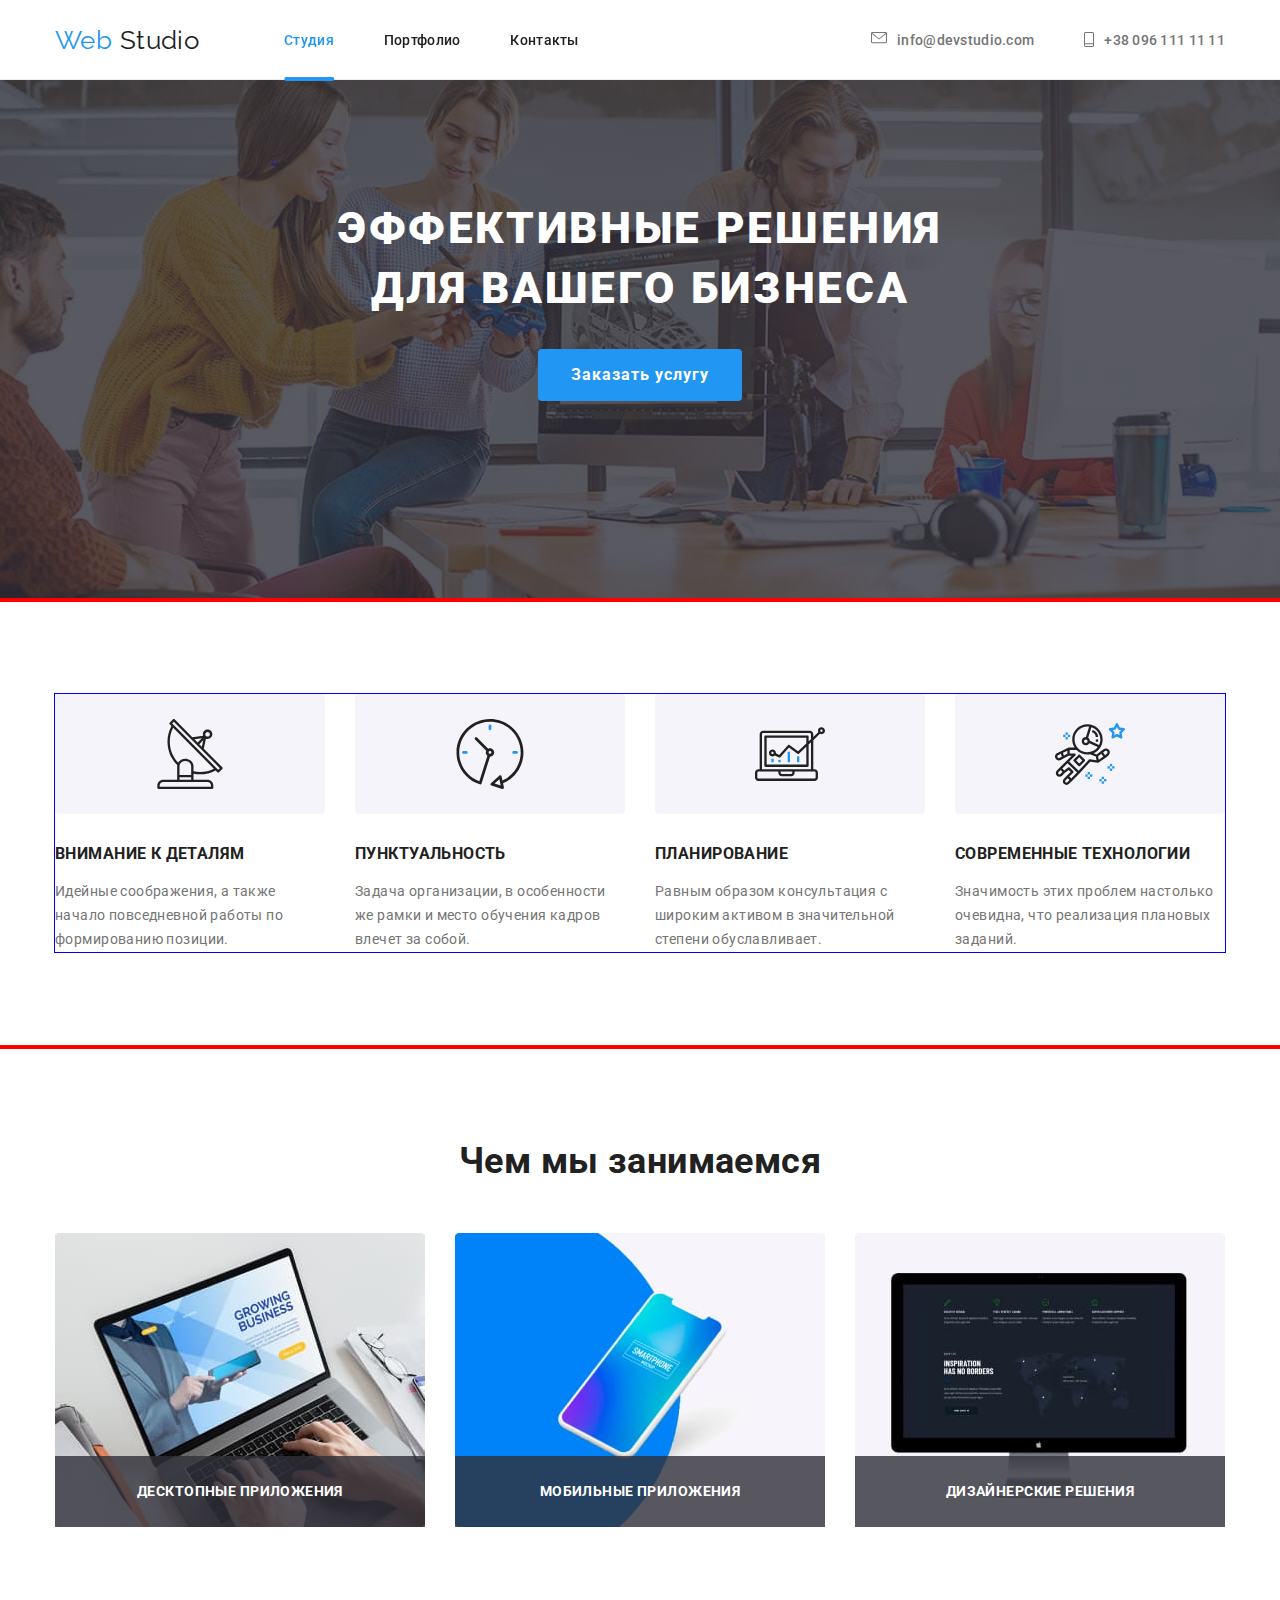
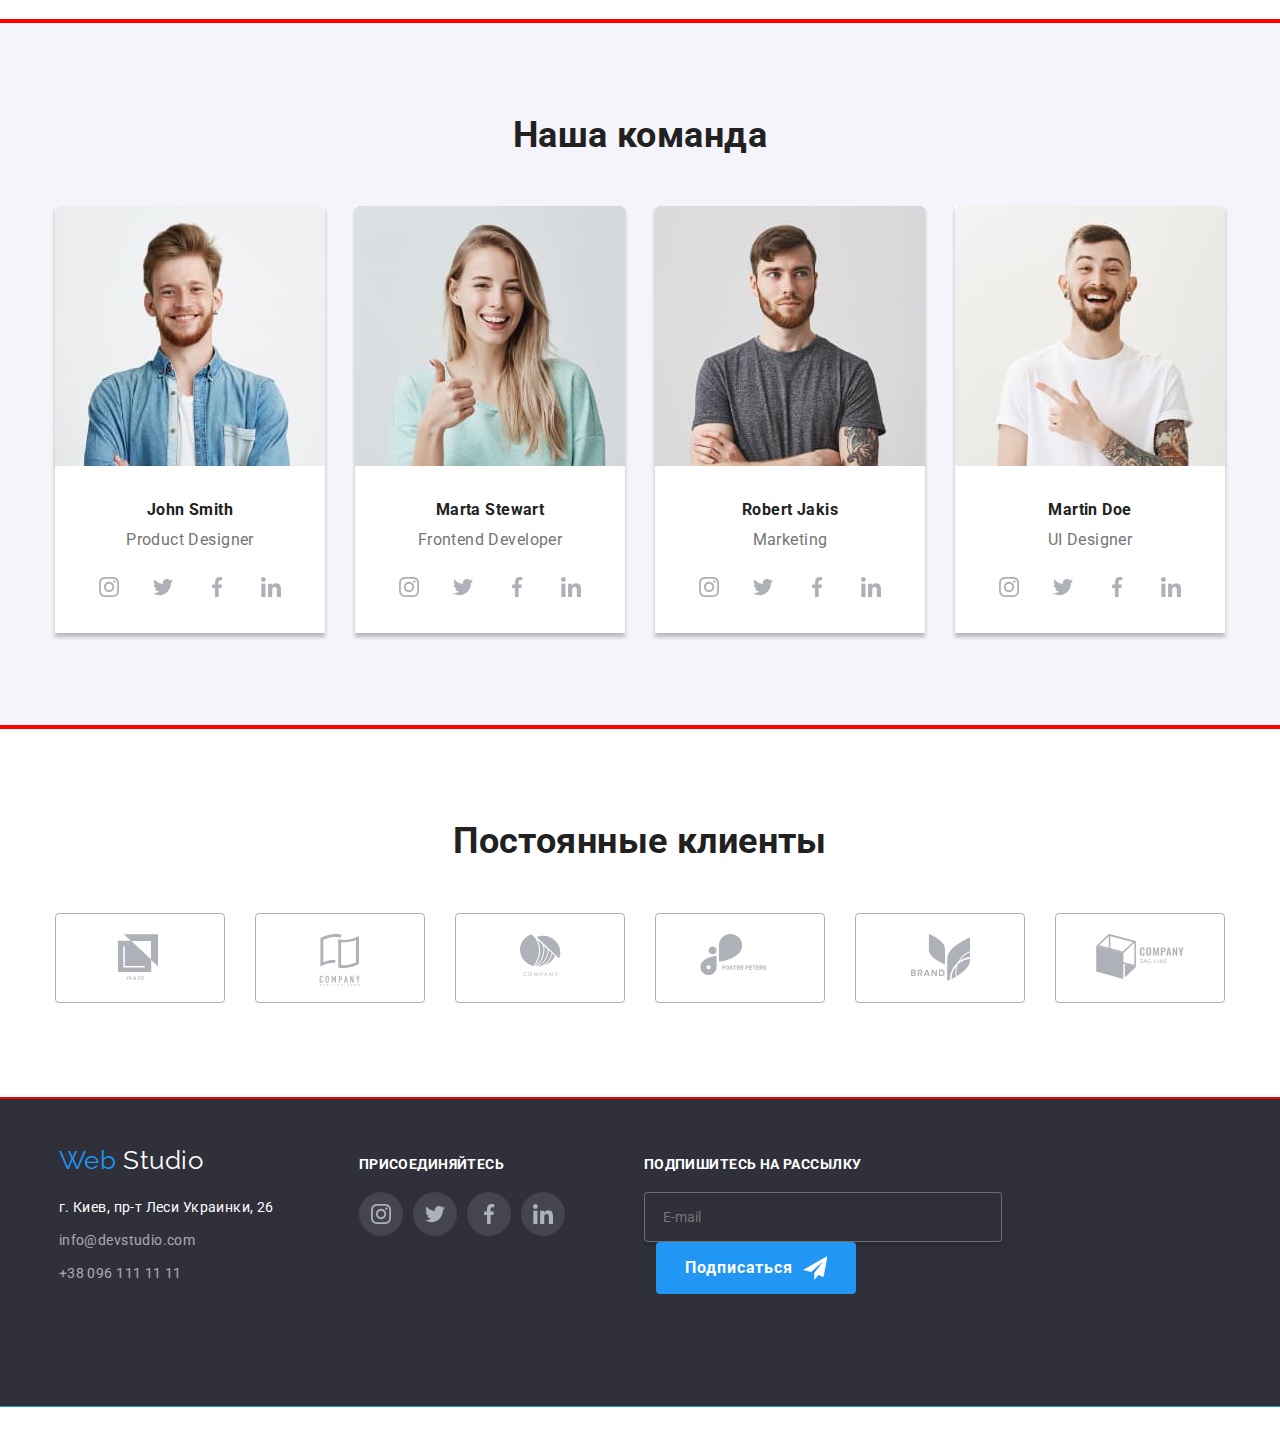
<file: index.html>
<!DOCTYPE html>
<html lang="ru">
  <head>
    <meta charset="UTF-8" />
    <meta name="viewport" content="width=device-width, initial-scale=1.0" />
    <title>WEB Studio</title>
    <link
      href="https://fonts.googleapis.com/css2?family=Raleway:wght@700&family=Roboto:wght@400;500;700;900&display=swap"
      rel="stylesheet"/>
    <link
      rel="stylesheet"
      href="https://cdnjs.cloudflare.com/ajax/libs/modern-normalize/0.6.0/modern-normalize.min.css"/>
    <link rel="stylesheet" href="./css/mail.min.css" />
  </head>
  <body>
    <header class="no-padding page-header">
      <div class="container main-nav">
        <nav>
          <a href="./index.html" class="logo logo-header"
            >Web <span class="logo-span">Studio</span></a>
          <button class="burger">
            <svg class="burger-icon" width="24" height="16" viewBox="0 0 24 16" xmlns="http://www.w3.org/2000/svg">
              <path d="M0 2.66667V0H24V2.66667H0ZM0 9.33333H24V6.66667H0V9.33333ZM0 16H24V13.3333H0V16Z" />
            </svg>
          </button>
          <ul class="site-nav list">
            <li class="menu-item">
              <a href="./index.html" class="menu-link current">
                Студия
              </a>
            </li>
            <li class="menu-item">
              <a href="./portfolio.html" class="menu-link">Портфолио</a>
            </li>
            <li class="menu-item"><a href="#" class="menu-link">Контакты</a></li>
          </ul>
        </nav>
        <ul class="list contact-list ">
          <li class="contact-item">
            <a href="mailto:info@devstudio.com" class="contact-link">
              <svg width="16" height="12" viewBox="0 0 16 12" xmlns="http://www.w3.org/2000/svg">
                <path
                  d="M14.5 0H1.50001C0.672854 0 0 0.628107 0 1.40026V9.80173C0 10.5739 0.672854 11.202 1.50001 11.202H14.5C15.3271 11.202 16 10.5739 16 9.80173V1.40026C16 0.628107 15.3271 0 14.5 0ZM14.5 0.933493C14.5679 0.933493 14.6325 0.94665 14.6916 0.969628L8 6.38361L1.30833 0.969628C1.36742 0.946681 1.43204 0.933493 1.49998 0.933493H14.5ZM14.5 10.2685H1.50001C1.22414 10.2685 0.999996 10.0593 0.999996 9.80169V1.95587L7.67236 7.35402C7.76661 7.43013 7.8833 7.46798 8 7.46798C8.1167 7.46798 8.23339 7.43016 8.32764 7.35402L15 1.95587V9.80173C15 10.0593 14.7759 10.2685 14.5 10.2685Z"/>
              </svg>
              info@devstudio.com
            </a>
          </li>
          <li class="contact-item">
            <a href="tel:+380961111111" class="contact-link">
                <svg width="10" height="15" viewBox="0 0 10 15" xmlns="http://www.w3.org/2000/svg">
                  <path
                    d="M8.5 0H1.5C0.672848 0 0 0.628103 0 1.40025V13.5357C0 14.3079 0.672848 14.936 1.5 14.936H8.5C9.32715 14.936 10 14.3079 10 13.5357V1.40025C10 0.628103 9.32715 0 8.5 0ZM1.5 0.933498H8.5C8.77588 0.933498 9 1.14271 9 1.40025V11.202H1V1.40025C1 1.14271 1.22412 0.933498 1.5 0.933498ZM8.5 14.0025H1.5C1.22412 14.0025 1 13.7933 1 13.5357V12.1355H9V13.5357C9 13.7933 8.77588 14.0025 8.5 14.0025Z"/>
                </svg>
              +38 096 111 11 11
            </a>
          </li>
        </ul>
      </div>
    </header>
    <main>
      <!--Hero-->
      <section class="section hero no-padding overlay">
        <div class="container">
          <h1 class="hero-title">
            эффективные решения<br />для вашего бизнеса
          </h1>
          <button class="button hero" data-open-modal>Заказать услугу</button>
        </div>
      </section>
      <!--Преимущества-->
      <section class="feature-section section">
        <div class="container">
          <h2 class="section-title visually-hidden">Наши преимущества</h2>
          <ul class="feature list feature-list">
            <li class="feature-item icon-antenna-1">
              <h3 class="title-feature">Внимание к деталям</h3>
              <p class="feature-text">
                Идейные соображения, а также начало повседневной работы по
                формированию позиции.
              </p>
            </li>
            <li class="feature-item icon-clock-1">
              <h3 class="title-feature">Пунктуальность</h3>
              <p class="feature-text">
                Задача организации, в особенности же рамки и место обучения
                кадров влечет за собой.
              </p>
            </li>
            <li class="feature-item icon-diagram-1">
              <h3 class="title-feature">Планирование</h3>
              <p class="feature-text">
                Равным образом консультация с широким активом в значительной
                степени обуславливает.
              </p>
            </li>
            <li class="feature-item icon-astronaut-1">
              <h3 class="title-feature">Современные технологии</h3>
              <p class="feature-text">
                Значимость этих проблем настолько очевидна, что реализация
                плановых заданий.
              </p>
            </li>
          </ul>
        </div>
      </section>
      <!--Чем мы занимаемся-->
      <section class="section section-products">
        <div class="container">
          <h2 class="title-section title-reset">Чем мы занимаемся</h2>
          <ul class="our-products list">
            <li class="item">
              <div class="products-position">
                <img src="./images/our-working-1.jpg" alt="Открытый ноутбук с запущенным приложением" width="370"
                  class="products-img" />
                <h3 class="title-products title-reset">Десктопные приложения</h3>
              </div>
            </li>
            <li class="item">
              <div class="products-position">
              <img
                src="./images/our-working-2.jpg"
                alt="Мобильный телефон"
                width="370"
                class="products-img"
              />
              <h3 class="title-products title-reset">Мобильные приложения</h3>
              </div>
            </li>
            <li class="item">
              <div class="products-position">
              <img
                src="./images/our-working-3.jpg"
                alt="Монитор"
                width="370"
                class="products-img"
              />
              <h3 class="title-products title-reset">Дизайнерские решения</h3>
              </div>
            </li>
          </ul>
        </div>
      </section>
      <!--Наша команда-->
      <section class="team section">
        <div class="container">
          <h2 class="title-section">Наша команда</h2>
          <ul class="team-list list">
            <li class="member">
              <img src="./images/team1.jpg" alt="" width="270" />
              <div class="team-content">
                <h3 lang="en" class="team-member title-reset">John Smith</h3>
                <p lang="en" class="team-text title-reset">Product Designer</p>
                <ul class="list social-list">
                  <li class="social-item">
                    <a href="https://www.instagram.com/" aria-label="Ссылка на Инстаграм" class="social-link">
                      <svg class="social-icon">
                        <use href="./images/social/team-social/social-sprite.svg#icon-instagram"></use>
                      </svg>
                    </a>
                  </li>
                  <li class="social-item">
                    <a href="#" aria-label="Ссылка на Твиттер" class="social-link">
                      <svg class="social-icon">
                        <use href="./images/social/team-social/social-sprite.svg#icon-twitter"></use>
                      </svg>
                    </a>
                  </li>
                  <li class="social-item">
                    <a href="#" aria-label="Ссылка на Фейсбук" class="social-link">
                      <svg class="social-icon">
                        <use href="./images/social/team-social/social-sprite.svg#icon-facebook"></use>
                      </svg>
                    </a>
                  </li>
                  <li class="social-item">
                    <a href="#" aria-label="Ссылка на ЛинкидИн" class="social-link">
                      <svg class="social-icon">
                        <use href="./images/social/team-social/social-sprite.svg#icon-linkedin"></use>
                      </svg>
                    </a>
                  </li>
                </ul>
              </div>
            </li>
            <li class="member">
              <img src="./images/team2.jpg" alt="" width="270" />
              <div class="team-content">
                <h3 lang="en" class="team-member title-reset">Marta Stewart</h3>
                <p lang="en" class="team-text title-reset">Frontend Developer</p>
                <ul class="list social-list">
                  <li class="social-item">
                    <a href="https://www.instagram.com/" aria-label="Ссылка на Инстаграм" class="social-link">
                      <svg class="social-icon">
                        <use href="./images/social/team-social/social-sprite.svg#icon-instagram"></use>
                      </svg></a>
                  </li>
                  <li class="social-item">
                    <a href="#" aria-label="Ссылка на Твиттер" class="social-link">
                      <svg class="social-icon">
                        <use href="./images/social/team-social/social-sprite.svg#icon-twitter"></use>
                      </svg></a>
                  </li>
                  <li class="social-item">
                    <a href="#" aria-label="Ссылка на Фейсбук" class="social-link">
                      <svg class="social-icon">
                        <use href="./images/social/team-social/social-sprite.svg#icon-facebook"></use>
                      </svg>
                    </a>
                  </li>
                  <li class="social-item">
                    <a href="#" aria-label="Ссылка на ЛинкидИн" class="social-link">
                      <svg class="social-icon">
                        <use href="./images/social/team-social/social-sprite.svg#icon-linkedin"></use>
                      </svg>
                    </a>
                  </li>
                </ul>
              </div>
            </li>
            <li class="member">
              <img src="./images/team3.jpg" alt="" width="270" />
              <div class="team-content">
              <h3 lang="en" class="team-member title-reset">Robert Jakis</h3>
              <p lang="en" class="team-text title-reset">Marketing</p>
              <ul class="list social-list">
                <li class="social-item">
                  <a
                    href="https://www.instagram.com/"
                    aria-label="Ссылка на Инстаграм"
                    class="social-link"
                  >
                    <svg class="social-icon">
                      <use
                        href="./images/social/team-social/social-sprite.svg#icon-instagram"
                      ></use></svg></a>
                </li>
                <li class="social-item">
                  <a href="#" aria-label="Ссылка на Твиттер" class="social-link">
                    <svg class="social-icon">
                      <use
                        href="./images/social/team-social/social-sprite.svg#icon-twitter"
                      ></use></svg ></a>
                </li>
                <li class="social-item">
                  <a href="#" aria-label="Ссылка на Фейсбук" class="social-link">
                    <svg class="social-icon">
                      <use
                        href="./images/social/team-social/social-sprite.svg#icon-facebook"
                      ></use>
                    </svg>
                  </a>
                </li>
                <li class="social-item">
                  <a
                    href="#"
                    aria-label="Ссылка на ЛинкидИн"
                    class="social-link">
                    <svg class="social-icon">
                      <use
                        href="./images/social/team-social/social-sprite.svg#icon-linkedin"
                      ></use>
                    </svg>
                  </a>
                </li>
              </ul>
              </div>
            </li>
            <li class="member">
              <img src="./images/team4.jpg" alt="" width="270" />
              <div class="team-content">
              <h3 lang="en" class="team-member title-reset">Martin Doe</h3>
              <p lang="en" class="team-text title-reset">UI Designer</p>
              <ul class="list social-list">
                <li class="social-item">
                  <a
                    href="https://www.instagram.com/"
                    aria-label="Ссылка на Инстаграм"
                    class="social-link"
                  >
                    <svg class="social-icon">
                      <use
                        href="./images/social/team-social/social-sprite.svg#icon-instagram"
                      ></use></svg></a>
                </li>
                <li class="social-item">
                  <a href="#" aria-label="Ссылка на Твиттер" class="social-link">
                    <svg class="social-icon">
                      <use
                        href="./images/social/team-social/social-sprite.svg#icon-twitter"
                      ></use></svg ></a>
                </li>
                <li class="social-item">
                  <a href="#" aria-label="Ссылка на Фейсбук" class="social-link">
                    <svg class="social-icon">
                      <use
                        href="./images/social/team-social/social-sprite.svg#icon-facebook"
                      ></use>
                    </svg>
                  </a>
                </li>
                <li class="social-item">
                  <a
                    href="#"
                    aria-label="Ссылка на ЛинкидИн"
                    class="social-link">
                    <svg class="social-icon">
                      <use
                        href="./images/social/team-social/social-sprite.svg#icon-linkedin"
                      ></use></svg>
                  </a>
                </li>
              </ul>
              </div>
            </li>
          </ul>
        </div>
      </section>
      <!--Постоянные клиенты-->
      <section class="section">
        <div class="container">
          <h2 class="title-section">Постоянные клиенты</h2>
          <ul class="list logo-list">
            <li class="logo-item">
              <a href="#" class="logo-link">
                <svg class="logo-svg" width="44.27" height="49.23">
                  <use
                    href="./images/logos/logo-sprite.svg#logo-1"
                    class="logo1-icon"></use>
                </svg>
              </a>
            </li>
            <li class="logo-item">
              <a href="#" class="logo-link">
                <svg class="logo-svg"  width="44" height="52">
                  <use
                    href="./images/logos/logo-sprite.svg#logo-2"
                    class="logo2-icon"
                  ></use>
                </svg>
              </a>
            </li>
            <li class="logo-item">
              <a href="#" class="logo-link">
                <svg class="logo-svg" width="41" height="42.6">
                  <use
                    href="./images/logos/logo-sprite.svg#logo-3"
                    class="logo3-icon"
                  ></use>
                </svg>
              </a>
            </li>
            <li class="logo-item">
              <a href="#" class="logo-link" >
                <svg class="logo-svg" width="79.66" height="42.02">
                  <use
                    href="./images/logos/logo-sprite.svg#logo-4"
                    class="logo4-icon"
                  ></use>
                </svg>
              </a>
            </li>
            <li class="logo-item">
              <a href="#" class="logo-link" >
                <svg class="logo-svg" width="59" height="47">
                  <use
                    href="./images/logos/logo-sprite.svg#logo-5"
                    class="logo5-icon"
                  ></use>
                </svg>
              </a>
            </li>
            <li class="logo-item">
              <a href="#" class="logo-link">
                <svg class="logo-svg" width="88.48" height="45.44">
                  <use
                    href="./images/logos/logo-sprite.svg#logo-6"
                    class="logo6-icon"
                  ></use>
                </svg>
              </a>
            </li>
          </ul>
        </div>
      </section>
    </main>
    <footer>
      <div class="container footer-container">
        <div class="footer-left">
          <a href="./index.html" class="logo logo-footer"
            >Web <span class="logofooter-cell">Studio</span></a>
          <address>
            <ul class="list footer-address-list">
              <li class="footer-address-item">
              <p class="address">г. Киев, пр-т Леси Украинки, 26</p>
              </li>
              <li class="footer-address-item"><a href="mailto:info@devstudio.com" class="footer-contact">info@devstudio.com</a></li>
              <li class="footer-address-item"><a href="tel:+380961111111" class="footer-contact">+38 096 111 11 11</a></li>
          </ul>
        </address>
        </div>
        <div class="footer-center">
          <p class="footer-title title-reset">присоединяйтесь</p>
          <ul class="list social-list">
            <li class="social-item">
              <a
                href="https://www.instagram.com/"
                aria-label="Ссылка на Инстаграм"
                class="social-link">
                <svg class="social-icon">
                  <use
                    href="./images/social/team-social/social-sprite.svg#icon-instagram"
                  ></use></svg></a>
            </li>
            <li class="social-item">
              <a href="#" aria-label="Ссылка на Твиттер" class="social-link">
                <svg class="social-icon">
                  <use
                    href="./images/social/team-social/social-sprite.svg#icon-twitter"
                  ></use></svg></a>
            </li>
            <li class="social-item">
              <a href="#" aria-label="Ссылка на Фейсбук" class="social-link">
                <svg class="social-icon">
                  <use
                    href="./images/social/team-social/social-sprite.svg#icon-facebook"
                  ></use>
                </svg>
              </a>
            </li>
            <li class="social-item">
              <a href="#" aria-label="Ссылка на ЛинкидИн" class="social-link">
                <svg class="social-icon">
                  <use
                    href="./images/social/team-social/social-sprite.svg#icon-linkedin"
                  ></use>
                </svg>
              </a>
            </li>
          </ul>
        </div>
        <div class="footer-right">
          <p class="footer-title title-reset">Подпишитесь на рассылку</p>
          <form class="form-footer">
            <input
              type="text"
              name="email"
              placeholder="E-mail"
              class="footer-input"/>
              <button class="button submit">Подписаться</button>
             <!-- <input type="submit" value="Подписаться" class="button submit icon"> -->
          </form>
        </div>
      </div>
      </footer>
    <div class="backdrop is-hidden-temp" data-backdrop>
      <div class="modal">
        <button class="close" data-close-modal>
          <svg width="11" height="11" viewBox="0 0 11 11" xmlns="http://www.w3.org/2000/svg">
            <path
              d="M11 1.10786L9.89214 0L5.5 4.39214L1.10786 0L0 1.10786L4.39214 5.5L0 9.89214L1.10786 11L5.5 6.60786L9.89214 11L11 9.89214L6.60786 5.5L11 1.10786Z"/>
          </svg>
        </button>
        <p class="modal-title" >Оставьте свои данные, мы вам перезвоним</p>
        <form action="#" method="POST" class="form-modal">
          <div class="form-field">
            <input name="name" type="text" id="name" class="form-input" placeholder=" " />
            <label for="name" class="form-label">Имя</label>
              <svg class="form-icon" width="12" height="12" viewBox="0 0 12 12" xmlns="http://www.w3.org/2000/svg">
                <path
                  d="M6 6C7.6575 6 9 4.6575 9 3C9 1.3425 7.6575 0 6 0C4.3425 0 3 1.3425 3 3C3 4.6575 4.3425 6 6 6ZM6 7.5C3.9975 7.5 0 8.505 0 10.5V11.25C0 11.6625 0.3375 12 0.75 12H11.25C11.6625 12 12 11.6625 12 11.25V10.5C12 8.505 8.0025 7.5 6 7.5Z" />
              </svg>
          </div>
          <div class="form-field">
            <input name="tel" type="tel" id="tel" class="form-input" placeholder=" " />
            <label for="tel" class="form-label">Телефон</label>
            <svg class="form-icon" width="14" height="14" viewBox="0 0 14 14" xmlns="http://www.w3.org/2000/svg">
              <path
                d="M11.9958 9.12256L10.1576 8.91269C9.7162 8.86203 9.28199 9.01401 8.97081 9.32519L7.63924 10.6568C5.59123 9.61466 3.91229 7.94296 2.8702 5.8877L4.209 4.54888C4.52018 4.2377 4.67216 3.80349 4.6215 3.36205L4.41163 1.53836C4.32479 0.807445 3.70966 0.257446 2.97151 0.257446H1.71955C0.90179 0.257446 0.221532 0.937708 0.27219 1.75547C0.655739 7.93572 5.59847 12.8712 11.7714 13.2548C12.5892 13.3054 13.2695 12.6252 13.2695 11.8074V10.5555C13.2767 9.82453 12.7267 9.2094 11.9958 9.12256Z" />
            </svg>
          </div>
          <div class="form-field">
            <input name="email" type="email" id="email" class="form-input" placeholder=" " />
            <label for="email" class="form-label">Почта</label>
            <svg class="form-icon" width="16" height="12" viewBox="0 0 16 12" xmlns="http://www.w3.org/2000/svg">
              <path
                d="M14 0H2C1.175 0 0.5075 0.675 0.5075 1.5L0.5 10.5C0.5 11.325 1.175 12 2 12H14C14.825 12 15.5 11.325 15.5 10.5V1.5C15.5 0.675 14.825 0 14 0ZM13.7 3.1875L8.3975 6.5025C8.1575 6.6525 7.8425 6.6525 7.6025 6.5025L2.3 3.1875C2.1125 3.0675 2 2.865 2 2.6475C2 2.145 2.5475 1.845 2.975 2.1075L8 5.25L13.025 2.1075C13.4525 1.845 14 2.145 14 2.6475C14 2.865 13.8875 3.0675 13.7 3.1875Z" />
            </svg>
          </div>
          <div class="form-field">
            <!-- <label for="comment" class="form-label">Комментарий</label> -->
            <textarea name="comment" id="comment" rows="3" cols="35" name="text" class="form-textarea form-input" placeholder="Комментарий" ></textarea>
          </div>
          <label for="condition" class="check option">Соглашаюсь с рассылкой и принимаю <span class="check-link">Условия договора</span> 
          <span class="check-box"></span>
          </label>
            <button class="button modal-btn">Отправить</button>
        </form>
      </div>
    </div>
       <script>
         const refs = {
           openModalBtn: document.querySelector("[data-open-modal]"),
           closeModalBtn: document.querySelector("[data-close-modal]"),
           backdrop: document.querySelector("[data-backdrop]"),
         };
         refs.openModalBtn.addEventListener("click", toggleModal);
         refs.closeModalBtn.addEventListener("click", toggleModal);
         refs.backdrop.addEventListener("click", logBackdropClick);
         function toggleModal() {
           refs.backdrop.classList.toggle("is-hidden-temp");
         }
         function logBackdropClick() {
           console.log("Это клик в бекдроп");
         }
       </script>
  </body>
</html>
</file>
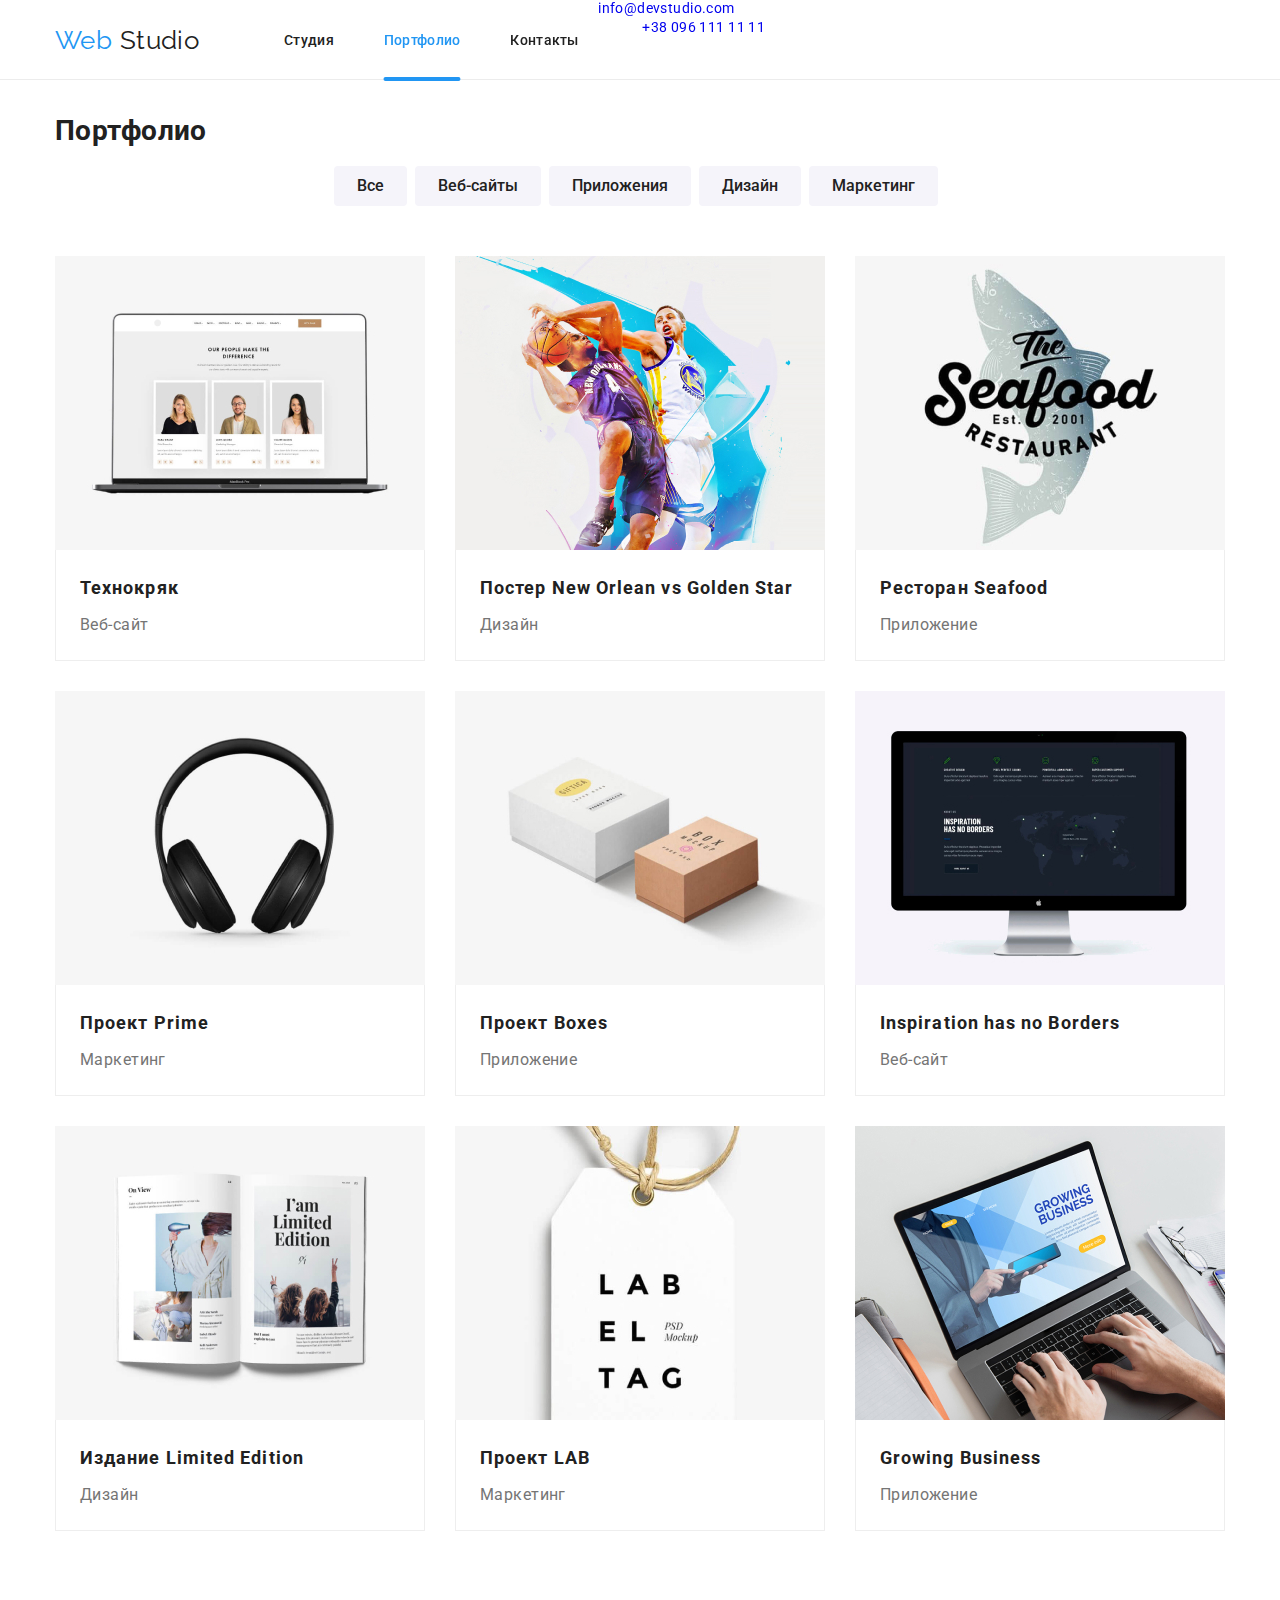
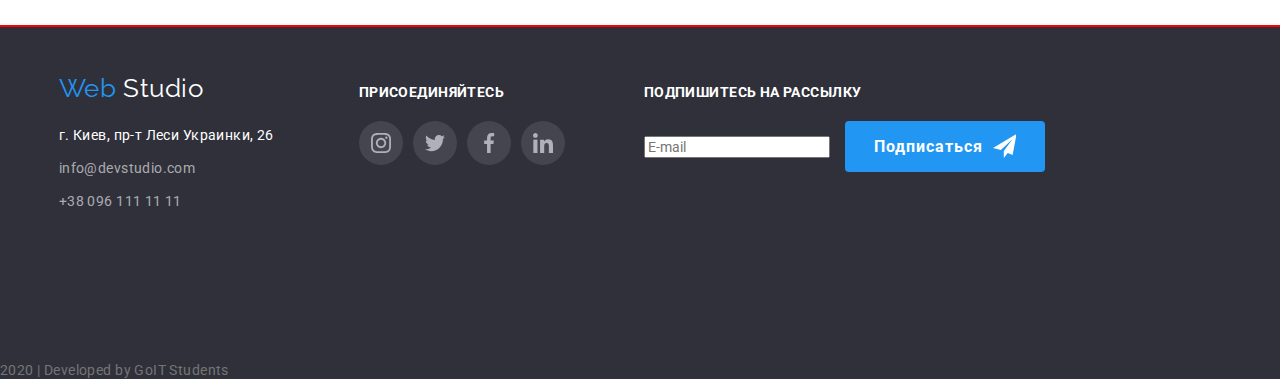
<file: portfolio.html>
<!DOCTYPE html>
<html lang="ru">
  <head>
    <meta charset="UTF-8" />
    <meta name="viewpoint" content="width=device-width, initial-scale=1.0" />
    <title>Portfolio</title>
    <link href="https://fonts.googleapis.com/css2?family=Raleway:wght@700&family=Roboto:wght@400;500;700;900&display=swap" rel="stylesheet">
    <link rel="stylesheet" href="https://cdnjs.cloudflare.com/ajax/libs/modern-normalize/0.6.0/modern-normalize.min.css">
    <link rel="stylesheet" href="./css/mail.min.css">
  </head>
  <body>
    <header class="no-padding page-header">
      <div class="container main-nav">
        <nav>
          <a href="./index.html" class="logo logo-header">Web <span class="logo-span">Studio</span></a>
          <ul class="list site-nav">
            <li class="menu-item"><a href="./index.html" class=" menu-link">Студия</a></li>
            <li class="menu-item"><a href="./portfolio.html" class="menu-link current">Портфолио</a></li>
            <li class="menu-item"><a href="#" class="menu-link">Контакты</a></li>
          </ul>
        </nav>
        <ul class="contacts list">
          <li class="menu-item">
            <a href="mailto:info@devstudio.com" class="contact">
              <svg width="16" height="12" viewBox="0 0 16 12" fill="none" xmlns="http://www.w3.org/2000/svg">
                <path
                  d="M14.5 0H1.50001C0.672854 0 0 0.628107 0 1.40026V9.80173C0 10.5739 0.672854 11.202 1.50001 11.202H14.5C15.3271 11.202 16 10.5739 16 9.80173V1.40026C16 0.628107 15.3271 0 14.5 0ZM14.5 0.933493C14.5679 0.933493 14.6325 0.94665 14.6916 0.969628L8 6.38361L1.30833 0.969628C1.36742 0.946681 1.43204 0.933493 1.49998 0.933493H14.5ZM14.5 10.2685H1.50001C1.22414 10.2685 0.999996 10.0593 0.999996 9.80169V1.95587L7.67236 7.35402C7.76661 7.43013 7.8833 7.46798 8 7.46798C8.1167 7.46798 8.23339 7.43016 8.32764 7.35402L15 1.95587V9.80173C15 10.0593 14.7759 10.2685 14.5 10.2685Z" />
              </svg>
              info@devstudio.com
            </a>
          </li>
          <li class="menu-item">
            <a href="tel:+380961111111" class="contact">
              <svg width="10" height="15" viewBox="0 0 10 15" fill="none" xmlns="http://www.w3.org/2000/svg">
                <path
                  d="M8.5 0H1.5C0.672848 0 0 0.628103 0 1.40025V13.5357C0 14.3079 0.672848 14.936 1.5 14.936H8.5C9.32715 14.936 10 14.3079 10 13.5357V1.40025C10 0.628103 9.32715 0 8.5 0ZM1.5 0.933498H8.5C8.77588 0.933498 9 1.14271 9 1.40025V11.202H1V1.40025C1 1.14271 1.22412 0.933498 1.5 0.933498ZM8.5 14.0025H1.5C1.22412 14.0025 1 13.7933 1 13.5357V12.1355H9V13.5357C9 13.7933 8.77588 14.0025 8.5 14.0025Z" />
              </svg>
              +38 096 111 11 11
            </a>
          </li>
        </ul>
      </div>
    </header>
    <main>
     <section class="section portfolio">
      <div class="container-portfolio container">
        <h1 class="is-hidden">Портфолио</h1>
        <div>
          <ul class="list filters">
            <li><button type="button" class="button secondary filter-button">Все</button></li>
            <li><button type="button" class="button secondary filter-button">Веб-сайты</button></li>
            <li><button type="button" class="button secondary filter-button">Приложения</button></li>
            <li><button type="button" class="button secondary filter-button">Дизайн</button></li>
            <li><button type="button" class="button secondary filter-button">Маркетинг</button></li>
          </ul>
       </div>
       <ul class="list portfolio-list">
         <li class="item">
           <a href="#" class="project-link">
             <div class="cover-hover">
               <img src="./images/portfolio/portfolio1.jpg" alt="" width="370" class="project-img">
               <p class="cover-text title-reset">Технокряк это современная площадка распространения коронавируса. Компании используют эту платформу для цифрового шпионажа и атак на защищённые сервера конкурентов.</p>
             </div>
             <div class="cart-content">
              <h2 class="project-title title-reset">Технокряк</h2>
              <p class="project-group title-reset">Веб-сайт</p>
             </div>
            </a>
         </li>
         <li class="item">
           <a href="#" class="project-link">
             <div class="cover-hover">
               <img src="./images/portfolio/portfolio2.jpg" alt="" width="370" class="project-img">
               <p class="cover-text title-reset">Технокряк это современная площадка распространения коронавируса. Компании используют эту платформу для цифрового шпионажа и атак на защищённые сервера конкурентов.</p>
             </div>
             <div class="cart-content">
             <h2 class="project-title title-reset">Постер New Orlean vs Golden Star</h2>
             <p class="project-group title-reset">Дизайн</p>
              </div>
            </a>
         </li>
         <li class="item">
           <a href="#" class="project-link">
             <div class="cover-hover">
               <img src="./images/portfolio/portfolio3.jpg" alt="" width="370" class="project-img">
               <p class="cover-text title-reset">Технокряк это современная площадка распространения коронавируса. Компании используют эту платформу для цифрового шпионажа и атак на защищённые сервера конкурентов.</p>
             </div>
             <div class="cart-content">
             <h2 class="project-title title-reset">Ресторан Seafood</h2>
              <p class="project-group title-reset">Приложение</p>
            </div>
           </a>
         </li>
         <li class="item">
           <a href="#" class="project-link">
             <div class="cover-hover">
               <img src="./images/portfolio/portfolio4.jpg" alt="" width="370" class="project-img">
               <p class="cover-text title-reset">Технокряк это современная площадка распространения коронавируса. Компании используют эту платформу для цифрового шпионажа и атак на защищённые сервера конкурентов.</p>
             </div>
             <div class="cart-content">
             <h2 class="project-title title-reset">Проект Prime</h2>
             <p class="project-group title-reset">Маркетинг</p>
              </div>
            </a>
         </li>
         <li class="item">
           <a href="#" class="project-link">
             <div class="cover-hover">
               <img src="./images/portfolio/portfolio5.jpg" alt="" width="370" class="project-img">
               <p class="cover-text title-reset">Технокряк это современная площадка распространения коронавируса. Компании используют эту платформу для цифрового шпионажа и атак на защищённые сервера конкурентов.</p>
             </div>
             <div class="cart-content">
             <h2 class="project-title title-reset">Проект Boxes</h2>
              <p class="project-group title-reset">Приложение</p>
            </div>
           </a>
         </li>
         <li class="item">
           <a href="#" class="project-link">
             <div class="cover-hover">
               <img src="./images/portfolio/portfolio6.jpg" alt="" width="370" class="project-img">
               <p class="cover-text title-reset">Технокряк это современная площадка распространения коронавируса. Компании используют эту платформу для цифрового шпионажа и атак на защищённые сервера конкурентов.</p>
             </div>
             <div class="cart-content">
             <h2 class="project-title title-reset">Inspiration has no Borders</h2>
             <p class="project-group title-reset">Веб-сайт</p>
              </div>
            </a>
         </li>
         <li class="item">
           <a href="#" class="project-link">
             <div class="cover-hover">
               <img src="./images/portfolio/portfolio7.jpg" alt="" width="370" class="project-img">
               <p class="cover-text title-reset">Технокряк это современная площадка распространения коронавируса. Компании используют эту платформу для цифрового шпионажа и атак на защищённые сервера конкурентов.</p>
             </div>
             <div class="cart-content">
              <h2 class="project-title title-reset">Издание Limited Edition</h2>
              <p class="project-group title-reset">Дизайн</p>
             </div>
             
           </a>
         </li>
         <li class="item">
           <a href="#" class="project-link">
            <div class="cover-hover">
             <img src="./images/portfolio/portfolio8.jpg" alt="" width="370" class="project-img">
             <p class="cover-text  title-reset">Технокряк это современная площадка распространения коронавируса. Компании используют эту платформу для цифрового шпионажа и атак на защищённые сервера конкурентов.</p>
            </div>
             <div class="cart-content">
              <h2 class="project-title title-reset">Проект LAB</h2>
              <p class="project-group title-reset">Маркетинг</p>
              </div>
            </a>
         </li>
         <li class="item">
           <a href="#" class="project-link">
             <div class="cover-hover">
               <img src="./images/portfolio/portfolio9.jpg" alt="" width="370" class="project-img">
               <p class="cover-text  title-reset">Технокряк это современная площадка распространения коронавируса. Компании используют эту платформу для цифрового шпионажа и атак на защищённые сервера конкурентов.</p>
             </div>
             <div class="cart-content">
             <h2 class="project-title title-reset">Growing Business</h2>
              <p class="project-group title-reset">Приложение</p>
           </div>
           </a>
         </li>
       </ul>
      </div>
     </section>
    </main>
    <footer>
      <div class="container footer-container">
        <div class="footer-left">
          <a href="./index.html" class="logo logo-footer">Web <span class="logofooter-cell">Studio</span></a>
          <address>
            <ul class="list">
              <li class="footer-address-item">
                <p class="address">г. Киев, пр-т Леси Украинки, 26</p>
              </li>
              <li class="footer-address-item"><a href="mailto:info@devstudio.com"
                  class="footer-contact">info@devstudio.com</a></li>
              <li class="footer-address-item"><a href="tel:+380961111111" class="footer-contact">+38 096 111 11 11</a></li>
            </ul>
          </address>
        </div>
        <div class="footer-center">
          <p class="footer-title title-reset">присоединяйтесь</p>
          <ul class="list social-list">
            <li class="social-item">
              <a href="https://www.instagram.com/" aria-label="Ссылка на Инстаграм" class="social-link">
                <svg class="social-icon">
                  <use href="./images/social/team-social/social-sprite.svg#icon-instagram"></use>
                </svg></a>
            </li>
            <li class="social-item">
              <a href="#" aria-label="Ссылка на Твиттер" class="social-link">
                <svg class="social-icon">
                  <use href="./images/social/team-social/social-sprite.svg#icon-twitter"></use>
                </svg></a>
            </li>
            <li class="social-item">
              <a href="#" aria-label="Ссылка на Фейсбук" class="social-link">
                <svg class="social-icon">
                  <use href="./images/social/team-social/social-sprite.svg#icon-facebook"></use>
                </svg>
              </a>
            </li>
            <li class="social-item">
              <a href="#" aria-label="Ссылка на ЛинкидИн" class="social-link">
                <svg class="social-icon">
                  <use href="./images/social/team-social/social-sprite.svg#icon-linkedin"></use>
                </svg>
              </a>
            </li>
          </ul>
        </div>
        <div class="footer-right">
          <p class="footer-title title-reset">Подпишитесь на рассылку</p>
          <form class="form">
            <input type="text" name="email" placeholder="E-mail" class="border-input" />
            <button class="button submit">Подписаться</button>
            <!-- <input type="submit" value="Подписаться" class="button submit icon"> -->
          </form>
        </div>
      </div>
      <p class="developed title-reset">2020 | Developed by GoIT Students</p>
    </footer>
        <div class="backdrop is-hidden-temp">
          <div class="modal"></div>
        </div>
    <script>
              const refs = {
                openModalBtn: document.querySelector("[data-open-modal]"),
                closeModalBtn: document.querySelector("[data-close-modal]"),
                backdrop: document.querySelector("[data-backdrop]"),
              };

              refs.openModalBtn.addEventListener("click", toggleModal);
              refs.closeModalBtn.addEventListener("click", toggleModal);

              refs.backdrop.addEventListener("click", logBackdropClick);

              function toggleModal() {
                refs.backdrop.classList.toggle("is-hidden");
              }

              function logBackdropClick() {
                console.log("Это клик в бекдроп");
              }
            </script>
  </body>
</html>
</file>
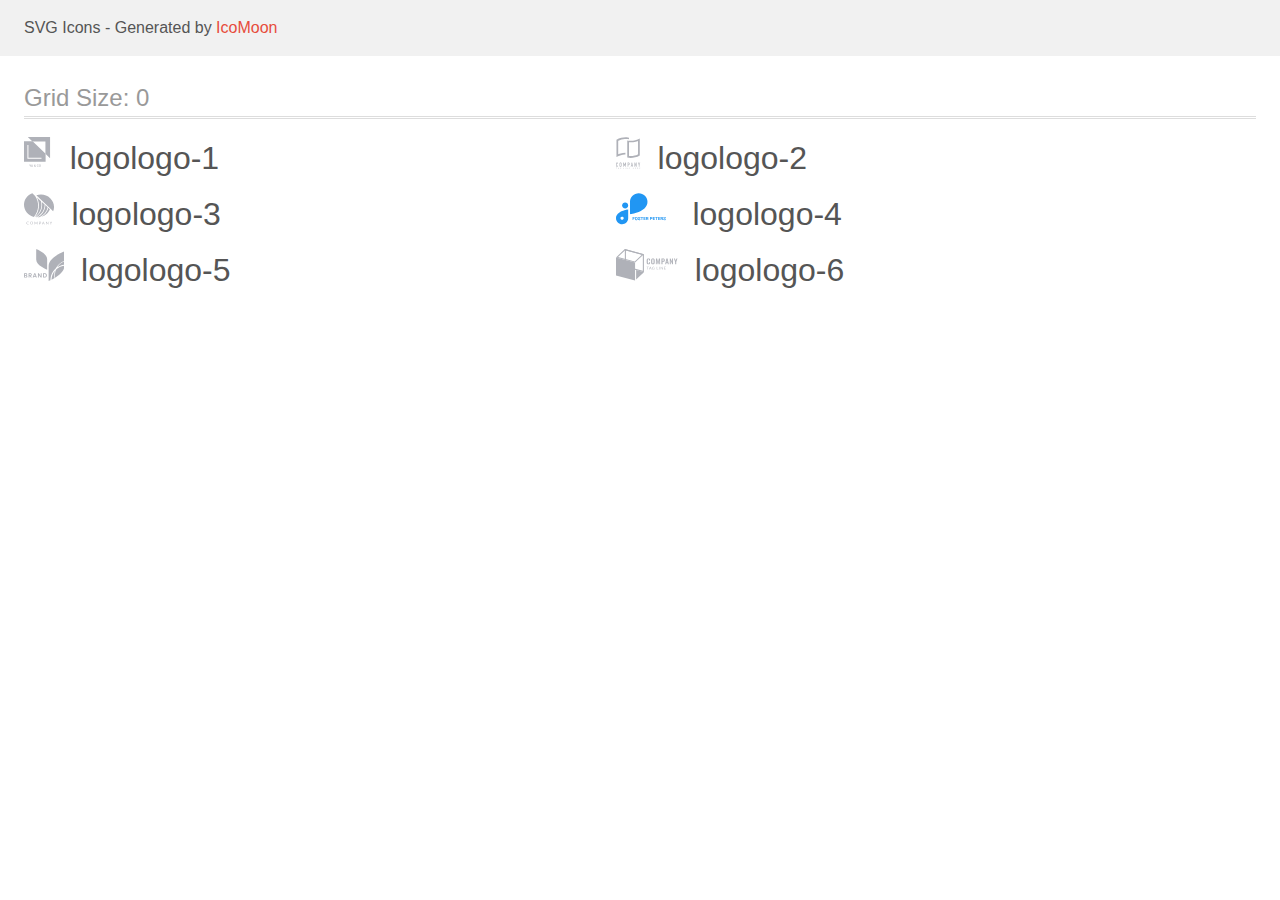
<file: images/logos/icomoon/demo.html>
<!doctype html>
<html>
<head>
    <title>IcoMoon - SVG Icons</title>
    <meta charset="utf-8">
    <meta name="viewport" content="width=device-width, initial-scale=1">
    <link rel="stylesheet" href="demo-files/demo.css">
    <link rel="stylesheet" href="style.css">
</head>
<body>
<svg aria-hidden="true" style="position: absolute; width: 0; height: 0; overflow: hidden;" version="1.1" xmlns="http://www.w3.org/2000/svg" xmlns:xlink="http://www.w3.org/1999/xlink">
<defs>
<symbol id="logologo-1" viewBox="0 0 29 32">
<path fill="#afb1b8" style="fill: var(--color1, #afb1b8)" d="M3.84 0l4.677 4.428h13.046v12.351l4.677 4.428v-21.206h-22.4z"></path>
<path fill="#afb1b8" style="fill: var(--color1, #afb1b8)" d="M0 4.241v20.6h21.76v-8.188l-13.105-12.406-8.655-0.005zM17.615 21.828h-14.172v-13.854h1.002v12.916h13.17v0.938z"></path>
<path fill="#afb1b8" style="fill: var(--color1, #afb1b8)" d="M6.266 28.662l0.523-1.078h0.438l-0.763 1.438v0.837h-0.397v-0.837l-0.764-1.438h0.439l0.523 1.078zM8.513 29.329h-0.881l-0.184 0.53h-0.411l0.859-2.275h0.355l0.861 2.275h-0.412l-0.186-0.53zM7.743 29.010h0.659l-0.33-0.944-0.33 0.944zM10.071 29.244c0-0.105 0.029-0.202 0.086-0.289 0.057-0.089 0.17-0.193 0.339-0.314-0.088-0.111-0.151-0.206-0.186-0.284s-0.052-0.154-0.052-0.227c0-0.178 0.054-0.319 0.162-0.422s0.254-0.156 0.438-0.156c0.166 0 0.301 0.049 0.406 0.147 0.106 0.097 0.159 0.217 0.159 0.361 0 0.095-0.024 0.182-0.072 0.262-0.048 0.079-0.127 0.158-0.236 0.238l-0.155 0.113 0.439 0.519c0.064-0.125 0.095-0.264 0.095-0.417h0.33c0 0.28-0.066 0.51-0.197 0.689l0.334 0.395h-0.441l-0.128-0.152c-0.162 0.122-0.356 0.183-0.581 0.183s-0.405-0.059-0.541-0.178c-0.134-0.12-0.202-0.276-0.202-0.467zM10.824 29.587c0.128 0 0.248-0.043 0.359-0.128l-0.497-0.586-0.048 0.034c-0.125 0.095-0.188 0.203-0.188 0.325 0 0.105 0.034 0.191 0.102 0.256s0.158 0.098 0.272 0.098zM10.615 28.121c0 0.087 0.054 0.197 0.161 0.33l0.173-0.119 0.048-0.039c0.065-0.057 0.097-0.131 0.097-0.22 0-0.059-0.022-0.11-0.067-0.152-0.045-0.043-0.102-0.064-0.17-0.064-0.074 0-0.133 0.025-0.177 0.075s-0.066 0.113-0.066 0.189zM14.748 29.118c-0.023 0.243-0.113 0.432-0.269 0.569-0.156 0.135-0.364 0.203-0.623 0.203-0.181 0-0.341-0.043-0.48-0.128-0.137-0.086-0.244-0.209-0.319-0.367s-0.114-0.342-0.117-0.552v-0.212c0-0.215 0.038-0.404 0.114-0.567s0.185-0.29 0.327-0.378c0.143-0.088 0.307-0.133 0.494-0.133 0.251 0 0.453 0.068 0.606 0.205s0.242 0.329 0.267 0.578h-0.394c-0.019-0.164-0.067-0.281-0.144-0.353-0.076-0.073-0.188-0.109-0.336-0.109-0.172 0-0.304 0.063-0.397 0.189-0.092 0.125-0.139 0.309-0.141 0.552v0.202c0 0.246 0.044 0.433 0.131 0.563s0.218 0.194 0.387 0.194c0.155 0 0.272-0.035 0.35-0.105s0.128-0.186 0.148-0.348h0.394zM16.918 28.78c0 0.223-0.039 0.419-0.116 0.588-0.077 0.168-0.188 0.297-0.331 0.388-0.143 0.090-0.307 0.134-0.494 0.134-0.184 0-0.349-0.045-0.494-0.134-0.144-0.091-0.255-0.219-0.334-0.386-0.078-0.167-0.118-0.359-0.119-0.576v-0.128c0-0.222 0.039-0.418 0.117-0.588 0.079-0.17 0.19-0.299 0.333-0.389 0.144-0.091 0.308-0.136 0.494-0.136s0.349 0.045 0.492 0.134c0.144 0.088 0.255 0.217 0.333 0.384s0.118 0.361 0.119 0.583v0.127zM16.523 28.662c0-0.252-0.048-0.445-0.144-0.58-0.095-0.134-0.23-0.202-0.405-0.202-0.171 0-0.305 0.067-0.402 0.202-0.096 0.133-0.145 0.322-0.147 0.567v0.131c0 0.25 0.048 0.443 0.145 0.58s0.233 0.205 0.406 0.205c0.175 0 0.309-0.067 0.403-0.2 0.095-0.133 0.142-0.328 0.142-0.584v-0.119z"></path>
</symbol>
<symbol id="logologo-2" viewBox="0 0 25 32">
<path fill="#afb1b8" style="fill: var(--color1, #afb1b8)" d="M10.447 1.806h0.084c0.156 0 0.324 0.016 0.49 0.030 0.734 0.052 1.463 0.162 2.179 0.329v-1.762c-0.738-0.185-1.491-0.305-2.25-0.358-0.288-0.022-0.595-0.036-0.909-0.044h-0.263c-1.523 0.006-3.039 0.201-4.515 0.582-1.68 0.419-3.293 1.075-4.79 1.948v17.475c1.442-0.783 2.976-1.381 4.566-1.779 1.256-0.32 2.539-0.517 3.833-0.588h0.051c0.216-0.011 0.433-0.017 0.655-0.019v-1.79c-1.681 0.022-3.353 0.244-4.982 0.662-0.602 0.157-1.185 0.325-1.731 0.513l-0.623 0.211v-13.625l0.266-0.128c2.032-0.963 4.229-1.524 6.471-1.651 0.019-0.001 0.037-0.001 0.056 0 0.248-0.013 0.497-0.019 0.741-0.019h0.28c0.129 0.003 0.258 0.006 0.388 0.014z"></path>
<path fill="#afb1b8" style="fill: var(--color1, #afb1b8)" d="M14.838 3.651c-0.409 0-0.814-0.014-1.205-0.044-0.467-0.034-0.947-0.091-1.401-0.167-0.277-0.047-0.55-0.103-0.814-0.164v17.275c1.12 0.277 2.271 0.413 3.425 0.404 1.523-0.006 3.039-0.201 4.515-0.581 1.68-0.42 3.294-1.075 4.792-1.948v-17.163c-1.441 0.783-2.975 1.381-4.564 1.781-1.551 0.398-3.145 0.603-4.747 0.609zM21.745 3.95l0.623-0.21v13.63l-0.266 0.128c-1.021 0.486-2.087 0.869-3.184 1.144-1.331 0.344-2.7 0.522-4.074 0.527-0.411 0-0.819-0.017-1.214-0.052l-0.427-0.038v-14.017l0.497 0.033c0.361 0.023 0.735 0.034 1.141 0.034 1.745-0.006 3.482-0.229 5.173-0.663 0.581-0.153 1.158-0.325 1.731-0.518z"></path>
<path fill="#afb1b8" style="fill: var(--color1, #afb1b8)" d="M1.684 25.977c-0.090-0.093-0.197-0.166-0.317-0.214s-0.247-0.071-0.376-0.066c-0.137-0.002-0.273 0.024-0.4 0.075-0.117 0.046-0.222 0.116-0.311 0.205s-0.156 0.196-0.201 0.313c-0.049 0.123-0.073 0.254-0.072 0.387v2.335c-0.006 0.165 0.026 0.328 0.092 0.479 0.055 0.12 0.135 0.226 0.233 0.313 0.093 0.079 0.203 0.135 0.321 0.166 0.114 0.032 0.231 0.048 0.349 0.049 0.13 0.001 0.259-0.027 0.377-0.081 0.117-0.051 0.222-0.124 0.311-0.216 0.087-0.091 0.156-0.197 0.204-0.313 0.050-0.118 0.075-0.244 0.075-0.372v-0.261h-0.61v0.208c0.002 0.071-0.010 0.142-0.036 0.208-0.020 0.050-0.050 0.095-0.089 0.131-0.038 0.031-0.081 0.053-0.128 0.067-0.041 0.014-0.084 0.021-0.128 0.022-0.054 0.006-0.11-0.002-0.16-0.024s-0.094-0.057-0.126-0.101c-0.058-0.094-0.086-0.203-0.081-0.313v-2.177c-0.004-0.121 0.022-0.241 0.075-0.349 0.032-0.049 0.077-0.089 0.129-0.114s0.112-0.034 0.17-0.027c0.053-0.002 0.105 0.009 0.152 0.032s0.089 0.057 0.12 0.099c0.068 0.090 0.104 0.2 0.101 0.313v0.202h0.604v-0.238c0.001-0.14-0.024-0.278-0.075-0.408-0.045-0.122-0.114-0.234-0.204-0.329z"></path>
<path fill="#afb1b8" style="fill: var(--color1, #afb1b8)" d="M5.31 25.95c-0.195-0.164-0.44-0.255-0.694-0.257-0.124 0.001-0.248 0.023-0.364 0.066-0.119 0.043-0.228 0.107-0.322 0.191-0.101 0.091-0.182 0.202-0.237 0.327-0.061 0.143-0.092 0.297-0.089 0.452v2.239c-0.004 0.158 0.026 0.314 0.089 0.459 0.055 0.12 0.136 0.227 0.237 0.313 0.093 0.087 0.203 0.154 0.322 0.197 0.117 0.043 0.24 0.065 0.364 0.066s0.248-0.022 0.364-0.066c0.121-0.044 0.233-0.111 0.33-0.197 0.097-0.087 0.176-0.194 0.23-0.313 0.063-0.144 0.093-0.301 0.089-0.459v-2.239c0.003-0.155-0.027-0.31-0.089-0.452-0.054-0.123-0.133-0.235-0.23-0.327zM5.025 28.969c0.005 0.060-0.003 0.12-0.024 0.176s-0.054 0.107-0.097 0.148c-0.081 0.068-0.182 0.105-0.287 0.105s-0.207-0.037-0.287-0.105c-0.043-0.041-0.076-0.092-0.097-0.148s-0.029-0.116-0.024-0.176v-2.239c-0.005-0.060 0.003-0.12 0.024-0.176s0.054-0.107 0.097-0.148c0.081-0.068 0.182-0.105 0.287-0.105s0.207 0.037 0.287 0.105c0.043 0.041 0.076 0.092 0.097 0.148s0.029 0.116 0.024 0.176v2.239z"></path>
<path fill="#afb1b8" style="fill: var(--color1, #afb1b8)" d="M10.072 29.969v-4.239h-0.587l-0.771 2.244h-0.011l-0.777-2.244h-0.581v4.239h0.606v-2.579h0.011l0.593 1.823h0.302l0.598-1.823h0.011v2.579h0.606z"></path>
<path fill="#afb1b8" style="fill: var(--color1, #afb1b8)" d="M13.513 26.027c-0.093-0.105-0.211-0.184-0.343-0.232-0.142-0.046-0.29-0.068-0.439-0.066h-0.9v4.239h0.604v-1.656h0.311c0.188 0.009 0.376-0.031 0.545-0.116 0.137-0.076 0.252-0.188 0.332-0.324 0.070-0.113 0.117-0.238 0.139-0.369 0.024-0.16 0.035-0.321 0.033-0.482 0.006-0.204-0.014-0.407-0.059-0.606-0.040-0.147-0.117-0.281-0.223-0.39zM13.201 27.319c-0.003 0.077-0.022 0.152-0.056 0.221-0.035 0.065-0.089 0.117-0.156 0.149-0.089 0.040-0.187 0.058-0.285 0.053h-0.276v-1.441h0.311c0.094-0.005 0.187 0.014 0.272 0.053 0.062 0.036 0.112 0.091 0.142 0.157 0.033 0.074 0.051 0.155 0.053 0.236 0 0.089 0 0.183 0 0.282s0.006 0.2 0 0.291h-0.006z"></path>
<path fill="#afb1b8" style="fill: var(--color1, #afb1b8)" d="M16.374 25.73h-0.495l-0.934 4.239h0.604l0.177-0.911h0.824l0.177 0.911h0.604l-0.957-4.239zM15.816 28.481l0.297-1.537h0.011l0.296 1.537h-0.604z"></path>
<path fill="#afb1b8" style="fill: var(--color1, #afb1b8)" d="M20.277 28.283h-0.011l-0.912-2.554h-0.581v4.239h0.604v-2.549h0.012l0.923 2.549h0.568v-4.239h-0.604v2.554z"></path>
<path fill="#afb1b8" style="fill: var(--color1, #afb1b8)" d="M23.968 25.73l-0.486 1.685h-0.012l-0.486-1.685h-0.64l0.83 2.447v1.792h0.604v-1.792l0.83-2.447h-0.64z"></path>
<path fill="#afb1b8" style="fill: var(--color1, #afb1b8)" d="M0 31.166h0.291v0.817h0.198v-0.817h0.29v-0.167h-0.778v0.167z"></path>
<path fill="#afb1b8" style="fill: var(--color1, #afb1b8)" d="M2.447 30.998l-0.381 0.984h0.21l0.081-0.224h0.392l0.084 0.224h0.215l-0.391-0.984h-0.21zM2.416 31.593l0.134-0.365 0.134 0.365h-0.268z"></path>
<path fill="#afb1b8" style="fill: var(--color1, #afb1b8)" d="M4.866 31.62h0.227v0.127c-0.066 0.053-0.149 0.082-0.234 0.083-0.040 0.002-0.079-0.005-0.116-0.021s-0.068-0.041-0.093-0.072c-0.052-0.075-0.078-0.165-0.073-0.257 0-0.219 0.095-0.329 0.283-0.329 0.050-0.005 0.099 0.008 0.14 0.037s0.070 0.071 0.082 0.12l0.195-0.038c-0.042-0.192-0.181-0.289-0.417-0.289-0.127-0.003-0.25 0.042-0.344 0.127-0.050 0.049-0.088 0.108-0.112 0.174s-0.034 0.135-0.029 0.205c-0.006 0.135 0.039 0.267 0.126 0.369 0.048 0.050 0.107 0.088 0.171 0.113s0.134 0.035 0.203 0.031c0.154 0.004 0.304-0.052 0.417-0.157v-0.388h-0.427v0.166z"></path>
<path fill="#afb1b8" style="fill: var(--color1, #afb1b8)" d="M7.337 30.998h-0.199v0.984h0.69v-0.167h-0.49v-0.817z"></path>
<path fill="#afb1b8" style="fill: var(--color1, #afb1b8)" d="M9.426 30.998h-0.199v0.984h0.199v-0.984z"></path>
<path fill="#afb1b8" style="fill: var(--color1, #afb1b8)" d="M11.469 31.656l-0.403-0.657h-0.193v0.984h0.185v-0.643l0.395 0.643h0.198v-0.984h-0.182v0.657z"></path>
<path fill="#afb1b8" style="fill: var(--color1, #afb1b8)" d="M13.315 31.549h0.49v-0.167h-0.49v-0.216h0.528v-0.167h-0.727v0.984h0.747v-0.167h-0.548v-0.266z"></path>
<path fill="#afb1b8" style="fill: var(--color1, #afb1b8)" d="M17.792 31.387h-0.388v-0.388h-0.198v0.984h0.198v-0.43h0.388v0.43h0.198v-0.984h-0.198v0.388z"></path>
<path fill="#afb1b8" style="fill: var(--color1, #afb1b8)" d="M19.649 31.549h0.492v-0.167h-0.492v-0.216h0.529v-0.167h-0.727v0.984h0.746v-0.167h-0.548v-0.266z"></path>
<path fill="#afb1b8" style="fill: var(--color1, #afb1b8)" d="M22.168 31.549c0.171-0.027 0.258-0.117 0.258-0.274 0.005-0.042-0.001-0.084-0.018-0.123s-0.044-0.072-0.078-0.096c-0.089-0.045-0.189-0.065-0.288-0.058h-0.417v0.984h0.198v-0.412h0.039c0.042-0.003 0.084 0.005 0.123 0.022 0.029 0.018 0.053 0.043 0.070 0.072l0.215 0.313h0.237l-0.12-0.192c-0.053-0.095-0.128-0.176-0.218-0.236zM21.969 31.413h-0.146v-0.247h0.156c0.068-0.006 0.136 0.002 0.201 0.023 0.014 0.013 0.026 0.029 0.033 0.046s0.011 0.037 0.010 0.056c-0.001 0.019-0.006 0.038-0.015 0.055s-0.022 0.032-0.037 0.043c-0.065 0.020-0.133 0.028-0.201 0.023z"></path>
<path fill="#afb1b8" style="fill: var(--color1, #afb1b8)" d="M24.067 31.549h0.49v-0.167h-0.49v-0.216h0.529v-0.167h-0.729v0.984h0.747v-0.167h-0.548v-0.266z"></path>
</symbol>
<symbol id="logologo-3" viewBox="0 0 31 32">
<path fill="#afb1b8" style="fill: var(--color1, #afb1b8)" d="M4.722 31.103c0.011 0 0.022 0.003 0.032 0.007s0.019 0.011 0.027 0.018l0.153 0.161c-0.119 0.13-0.266 0.234-0.431 0.305-0.193 0.077-0.401 0.115-0.611 0.109-0.197 0.004-0.392-0.031-0.574-0.102-0.164-0.065-0.312-0.164-0.433-0.288-0.123-0.129-0.218-0.28-0.279-0.445-0.067-0.184-0.1-0.377-0.098-0.571-0.003-0.195 0.033-0.39 0.105-0.573 0.067-0.166 0.168-0.317 0.297-0.445 0.131-0.126 0.287-0.224 0.459-0.29 0.189-0.070 0.389-0.104 0.591-0.102 0.188-0.004 0.375 0.027 0.549 0.093 0.152 0.063 0.291 0.15 0.412 0.257l-0.128 0.171c-0.009 0.012-0.020 0.023-0.033 0.031-0.015 0.010-0.033 0.014-0.052 0.013-0.020-0.001-0.039-0.008-0.056-0.018l-0.069-0.046-0.096-0.058c-0.041-0.022-0.084-0.041-0.128-0.057-0.057-0.019-0.115-0.035-0.174-0.046-0.075-0.013-0.151-0.019-0.228-0.018-0.146-0.002-0.29 0.024-0.425 0.077-0.126 0.048-0.239 0.122-0.333 0.215-0.095 0.099-0.169 0.216-0.216 0.343-0.054 0.145-0.080 0.298-0.078 0.452-0.002 0.156 0.024 0.312 0.078 0.46 0.047 0.126 0.119 0.242 0.212 0.341 0.088 0.093 0.196 0.165 0.318 0.212 0.125 0.049 0.259 0.074 0.394 0.073 0.078 0.001 0.156-0.004 0.234-0.015 0.126-0.015 0.247-0.056 0.354-0.122 0.054-0.034 0.104-0.072 0.151-0.113 0.020-0.018 0.046-0.028 0.073-0.029z"></path>
<path fill="#afb1b8" style="fill: var(--color1, #afb1b8)" d="M9.144 30.296c0.002 0.194-0.033 0.386-0.103 0.567-0.062 0.165-0.161 0.315-0.288 0.44s-0.282 0.224-0.452 0.289c-0.375 0.136-0.789 0.136-1.164 0-0.169-0.066-0.323-0.165-0.45-0.29-0.128-0.128-0.227-0.279-0.291-0.445-0.138-0.367-0.138-0.769 0-1.136 0.065-0.166 0.164-0.317 0.291-0.447 0.128-0.121 0.281-0.216 0.45-0.279 0.374-0.139 0.79-0.139 1.164 0 0.17 0.066 0.324 0.165 0.452 0.29 0.126 0.127 0.224 0.276 0.289 0.44 0.071 0.183 0.106 0.376 0.103 0.571zM8.742 30.296c0.003-0.155-0.022-0.309-0.073-0.456-0.043-0.126-0.113-0.242-0.205-0.341-0.090-0.094-0.2-0.167-0.323-0.215-0.272-0.1-0.574-0.1-0.846 0-0.123 0.048-0.234 0.121-0.324 0.215-0.093 0.098-0.164 0.215-0.207 0.341-0.097 0.297-0.097 0.615 0 0.912 0.043 0.126 0.114 0.242 0.207 0.341 0.090 0.093 0.2 0.166 0.324 0.213 0.273 0.097 0.573 0.097 0.846 0 0.123-0.047 0.234-0.12 0.323-0.213 0.092-0.099 0.162-0.215 0.205-0.341 0.051-0.147 0.076-0.301 0.073-0.456z"></path>
<path fill="#afb1b8" style="fill: var(--color1, #afb1b8)" d="M12.161 30.774l0.040 0.102c0.015-0.036 0.029-0.069 0.044-0.102 0.015-0.034 0.031-0.068 0.050-0.1l0.978-1.694c0.019-0.029 0.036-0.047 0.056-0.053 0.026-0.008 0.053-0.011 0.080-0.009h0.289v2.755h-0.343v-2.026c0-0.026 0-0.055 0-0.086-0.002-0.032-0.002-0.063 0-0.095l-0.984 1.718c-0.012 0.026-0.033 0.047-0.058 0.063s-0.054 0.023-0.084 0.023h-0.056c-0.030 0-0.059-0.007-0.084-0.023s-0.045-0.037-0.057-0.063l-1.013-1.729c0 0.033 0 0.066 0 0.099s0 0.062 0 0.088v2.026h-0.331v-2.75h0.289c0.027-0.002 0.054 0.002 0.080 0.009 0.024 0.011 0.043 0.030 0.054 0.053l0.999 1.696c0.020 0.031 0.036 0.064 0.050 0.098z"></path>
<path fill="#afb1b8" style="fill: var(--color1, #afb1b8)" d="M15.841 30.638v1.032h-0.383v-2.752h0.854c0.161-0.003 0.322 0.017 0.477 0.060 0.124 0.033 0.239 0.092 0.337 0.171 0.085 0.075 0.151 0.167 0.191 0.27 0.045 0.112 0.067 0.232 0.065 0.352 0.002 0.121-0.022 0.24-0.071 0.352-0.046 0.106-0.117 0.2-0.207 0.275-0.098 0.083-0.214 0.145-0.339 0.182-0.149 0.045-0.305 0.067-0.461 0.064l-0.463-0.007zM15.841 30.342h0.463c0.101 0.001 0.201-0.013 0.297-0.042 0.079-0.025 0.152-0.066 0.214-0.119 0.058-0.050 0.102-0.113 0.13-0.182 0.031-0.074 0.047-0.152 0.046-0.232 0.004-0.076-0.009-0.153-0.038-0.224s-0.075-0.135-0.134-0.188c-0.146-0.109-0.33-0.162-0.515-0.148h-0.463v1.134z"></path>
<path fill="#afb1b8" style="fill: var(--color1, #afb1b8)" d="M20.987 31.673h-0.302c-0.030 0.001-0.060-0.008-0.084-0.026-0.022-0.017-0.039-0.039-0.050-0.064l-0.26-0.666h-1.307l-0.27 0.666c-0.010 0.024-0.026 0.046-0.048 0.062-0.024 0.019-0.055 0.028-0.086 0.027h-0.302l1.148-2.756h0.398l1.164 2.756zM19.092 30.65h1.080l-0.456-1.122c-0.035-0.084-0.064-0.171-0.086-0.259l-0.044 0.144c-0.013 0.044-0.029 0.084-0.042 0.117l-0.452 1.12z"></path>
<path fill="#afb1b8" style="fill: var(--color1, #afb1b8)" d="M22.641 28.931c0.023 0.012 0.043 0.029 0.057 0.049l1.675 2.077c0-0.033 0-0.066 0-0.097s0-0.062 0-0.091v-1.951h0.343v2.756h-0.191c-0.027 0.001-0.054-0.005-0.078-0.016-0.024-0.013-0.044-0.030-0.061-0.051l-1.673-2.075c0.002 0.032 0.002 0.063 0 0.095 0 0.031 0 0.058 0 0.084v1.964h-0.343v-2.756h0.203c0.024-0.001 0.047 0.004 0.069 0.013z"></path>
<path fill="#afb1b8" style="fill: var(--color1, #afb1b8)" d="M27.537 30.577v1.094h-0.383v-1.094l-1.059-1.66h0.343c0.030-0.002 0.059 0.007 0.082 0.024 0.021 0.018 0.038 0.039 0.052 0.062l0.662 1.071c0.027 0.046 0.050 0.088 0.069 0.128s0.034 0.078 0.048 0.117l0.050-0.119c0.019-0.043 0.040-0.085 0.065-0.126l0.653-1.078c0.014-0.021 0.030-0.041 0.050-0.058 0.023-0.019 0.052-0.029 0.082-0.027h0.346l-1.060 1.667z"></path>
<path fill="#afb1b8" style="fill: var(--color1, #afb1b8)" d="M11.971 24.293c0.167 0.020 0.335 0.036 0.505 0.051 2.583-1.101 4.768-2.902 6.282-5.18s2.29-4.929 2.231-7.624l-2.846-2.712c0.579 2.869 0.308 5.836-0.782 8.567s-2.956 5.12-5.389 6.898z"></path>
<path fill="#afb1b8" style="fill: var(--color1, #afb1b8)" d="M10.955 24.167l0.077 0.015c2.6-1.772 4.583-4.247 5.691-7.104s1.292-5.965 0.526-8.922l-4.054-3.862c1.64 3.175 2.3 6.728 1.903 10.246s-1.833 6.857-4.143 9.628z"></path>
<path fill="#afb1b8" style="fill: var(--color1, #afb1b8)" d="M24.704 14.725c-0.689 2.961-2.362 5.632-4.77 7.616-0.703 0.582-1.462 1.101-2.266 1.55 1.961-0.549 3.764-1.52 5.269-2.838s2.672-2.947 3.412-4.763l-1.644-1.565z"></path>
<path fill="#afb1b8" style="fill: var(--color1, #afb1b8)" d="M24.059 14.289l-2.341-2.23c-0.045 2.543-0.804 5.028-2.197 7.197s-3.372 3.943-5.729 5.137h0.012c0.525-0 1.050-0.030 1.572-0.089 2.203-0.857 4.148-2.219 5.664-3.967s2.553-3.825 3.021-6.047z"></path>
<path fill="#afb1b8" style="fill: var(--color1, #afb1b8)" d="M11.294 2.664l-2.793-2.664c-2.497 0.919-4.644 2.535-6.161 4.636s-2.332 4.589-2.34 7.139v0c0.009 2.818 1.005 5.552 2.829 7.77s4.372 3.793 7.242 4.476c2.561-2.973 4.061-6.647 4.281-10.488s-0.851-7.648-3.058-10.869z"></path>
<path fill="#afb1b8" style="fill: var(--color1, #afb1b8)" d="M30.512 13.878c-0.010-3.343-1.408-6.546-3.89-8.91s-5.843-3.696-9.352-3.706c-1.621-0.002-3.229 0.283-4.741 0.841l17.099 16.291c0.586-1.44 0.885-2.971 0.884-4.515z"></path>
</symbol>
<symbol id="logologo-4" viewBox="0 0 60 32">
<path fill="#2196f3" style="fill: var(--color2, #2196f3)" d="M9.23 9.548h-0.002c-1.684 0-3.048 1.33-3.048 2.971v0.002c0 1.641 1.365 2.971 3.048 2.971h0.002c1.684 0 3.048-1.33 3.048-2.971v-0.002c0-1.641-1.365-2.971-3.048-2.971z"></path>
<path fill="#2196f3" style="fill: var(--color2, #2196f3)" d="M31.73 8.599c-0.005-2.279-0.936-4.463-2.589-6.074s-3.894-2.519-6.233-2.524v0c-2.339 0.004-4.581 0.911-6.235 2.523s-2.586 3.796-2.59 6.076v12.566c0 0 17.645-1.915 17.647-12.564v-0.002z"></path>
<path fill="#2196f3" style="fill: var(--color2, #2196f3)" d="M0 25.289c0.004 1.586 0.652 3.105 1.803 4.226s2.709 1.753 4.336 1.758c1.627-0.005 3.185-0.636 4.336-1.757s1.799-2.64 1.803-4.225v-8.744c0 0-12.278 1.334-12.278 8.742zM6.139 26.856c-0.318 0-0.629-0.092-0.893-0.264s-0.47-0.417-0.592-0.703-0.154-0.601-0.091-0.905c0.062-0.304 0.215-0.583 0.44-0.802s0.511-0.368 0.823-0.429c0.312-0.060 0.635-0.029 0.929 0.089s0.545 0.319 0.721 0.577c0.177 0.258 0.271 0.561 0.271 0.87 0.001 0.206-0.040 0.411-0.121 0.601s-0.199 0.364-0.348 0.51c-0.149 0.146-0.327 0.262-0.522 0.341s-0.405 0.12-0.617 0.12v-0.006z"></path>
<path fill="#2196f3" style="fill: var(--color2, #2196f3)" d="M18.671 25.884h-1.256v1.297h-0.654v-3.174h2.067v0.53h-1.413v0.82h1.256v0.528zM21.815 25.666c0 0.312-0.055 0.587-0.166 0.822s-0.269 0.417-0.475 0.545c-0.205 0.128-0.44 0.192-0.706 0.192-0.263 0-0.498-0.063-0.704-0.19s-0.366-0.307-0.48-0.541c-0.113-0.235-0.171-0.506-0.172-0.811v-0.157c0-0.312 0.056-0.587 0.168-0.824 0.113-0.238 0.273-0.421 0.477-0.547 0.206-0.128 0.442-0.192 0.706-0.192s0.499 0.064 0.704 0.192c0.206 0.126 0.366 0.309 0.477 0.547 0.113 0.237 0.17 0.511 0.17 0.822v0.142zM21.152 25.522c0-0.333-0.060-0.586-0.179-0.759s-0.289-0.259-0.51-0.259c-0.22 0-0.389 0.086-0.508 0.257-0.119 0.17-0.18 0.42-0.181 0.75v0.155c0 0.324 0.060 0.576 0.179 0.754s0.291 0.268 0.515 0.268c0.219 0 0.388-0.086 0.506-0.257 0.118-0.173 0.177-0.424 0.179-0.754v-0.155zM23.936 26.348c0-0.124-0.044-0.218-0.131-0.283-0.087-0.067-0.244-0.137-0.471-0.209-0.227-0.074-0.406-0.147-0.539-0.218-0.36-0.195-0.541-0.457-0.541-0.787 0-0.172 0.048-0.324 0.144-0.458 0.097-0.135 0.236-0.241 0.416-0.316 0.182-0.076 0.385-0.113 0.61-0.113 0.227 0 0.429 0.041 0.606 0.124 0.177 0.081 0.315 0.197 0.412 0.347 0.099 0.15 0.148 0.32 0.148 0.51h-0.654c0-0.145-0.046-0.258-0.137-0.338-0.092-0.081-0.22-0.122-0.386-0.122-0.16 0-0.284 0.034-0.373 0.102-0.089 0.067-0.133 0.156-0.133 0.266 0 0.103 0.052 0.19 0.155 0.259 0.105 0.070 0.258 0.135 0.46 0.196 0.372 0.112 0.643 0.251 0.813 0.416s0.255 0.372 0.255 0.619c0 0.275-0.104 0.491-0.312 0.648-0.208 0.156-0.488 0.233-0.839 0.233-0.244 0-0.467-0.044-0.667-0.133-0.201-0.090-0.354-0.213-0.46-0.368-0.105-0.156-0.157-0.336-0.157-0.541h0.656c0 0.35 0.209 0.525 0.628 0.525 0.156 0 0.277-0.031 0.364-0.094 0.087-0.064 0.131-0.153 0.131-0.266zM27.427 24.536h-0.972v2.645h-0.654v-2.645h-0.959v-0.53h2.586v0.53zM29.712 25.805h-1.256v0.85h1.474v0.525h-2.128v-3.174h2.124v0.53h-1.469v0.757h1.256v0.512zM31.489 26.019h-0.521v1.162h-0.654v-3.174h1.179c0.375 0 0.664 0.084 0.868 0.251s0.305 0.403 0.305 0.709c0 0.217-0.047 0.397-0.142 0.543-0.093 0.144-0.235 0.259-0.425 0.344l0.687 1.297v0.030h-0.702l-0.595-1.162zM30.968 25.489h0.528c0.164 0 0.291-0.041 0.382-0.124 0.090-0.084 0.135-0.2 0.135-0.347 0-0.15-0.043-0.267-0.129-0.353-0.084-0.086-0.214-0.129-0.39-0.129h-0.525v0.953zM34.931 26.063v1.118h-0.654v-3.174h1.238c0.238 0 0.448 0.044 0.628 0.131 0.182 0.087 0.321 0.212 0.419 0.373 0.097 0.16 0.146 0.342 0.146 0.547 0 0.311-0.107 0.557-0.321 0.737-0.212 0.179-0.507 0.268-0.883 0.268h-0.573zM34.931 25.533h0.584c0.173 0 0.305-0.041 0.395-0.122 0.092-0.081 0.137-0.198 0.137-0.349 0-0.156-0.046-0.281-0.137-0.377s-0.218-0.145-0.379-0.148h-0.6v0.996zM39.069 25.805h-1.256v0.85h1.474v0.525h-2.128v-3.174h2.124v0.53h-1.469v0.757h1.256v0.512zM42.104 24.536h-0.972v2.645h-0.654v-2.645h-0.959v-0.53h2.586v0.53zM44.389 25.805h-1.256v0.85h1.474v0.525h-2.128v-3.174h2.124v0.53h-1.47v0.757h1.256v0.512zM46.166 26.019h-0.521v1.162h-0.654v-3.174h1.18c0.375 0 0.664 0.084 0.868 0.251s0.305 0.403 0.305 0.709c0 0.217-0.047 0.397-0.142 0.543-0.093 0.144-0.235 0.259-0.425 0.344l0.687 1.297v0.030h-0.702l-0.595-1.162zM45.645 25.489h0.528c0.164 0 0.291-0.041 0.382-0.124 0.090-0.084 0.135-0.2 0.135-0.347 0-0.15-0.043-0.267-0.129-0.353-0.084-0.086-0.214-0.129-0.39-0.129h-0.525v0.953zM49.489 26.348c0-0.124-0.044-0.218-0.131-0.283-0.087-0.067-0.244-0.137-0.471-0.209-0.227-0.074-0.406-0.147-0.538-0.218-0.36-0.195-0.541-0.457-0.541-0.787 0-0.172 0.048-0.324 0.144-0.458 0.097-0.135 0.236-0.241 0.416-0.316 0.182-0.076 0.385-0.113 0.61-0.113 0.227 0 0.429 0.041 0.606 0.124 0.177 0.081 0.315 0.197 0.412 0.347 0.099 0.15 0.148 0.32 0.148 0.51h-0.654c0-0.145-0.046-0.258-0.137-0.338-0.092-0.081-0.22-0.122-0.386-0.122-0.16 0-0.284 0.034-0.373 0.102-0.089 0.067-0.133 0.156-0.133 0.266 0 0.103 0.052 0.19 0.155 0.259 0.105 0.070 0.258 0.135 0.46 0.196 0.372 0.112 0.643 0.251 0.813 0.416s0.255 0.372 0.255 0.619c0 0.275-0.104 0.491-0.312 0.648-0.208 0.156-0.488 0.233-0.839 0.233-0.244 0-0.467-0.044-0.667-0.133-0.201-0.090-0.354-0.213-0.46-0.368-0.105-0.156-0.157-0.336-0.157-0.541h0.656c0 0.35 0.209 0.525 0.628 0.525 0.156 0 0.277-0.031 0.364-0.094 0.087-0.064 0.131-0.153 0.131-0.266z"></path>
</symbol>
<symbol id="logologo-5" viewBox="0 0 40 32">
<path fill="#afb1b8" style="fill: var(--color1, #afb1b8)" d="M3.055 26.742c0.156 0.195 0.24 0.438 0.236 0.688 0.008 0.163-0.021 0.326-0.084 0.476s-0.159 0.285-0.281 0.393c-0.304 0.231-0.681 0.343-1.061 0.317h-1.865v-4.361h1.827c0.361-0.024 0.718 0.078 1.012 0.29 0.118 0.099 0.211 0.224 0.273 0.366s0.089 0.296 0.081 0.45c0.011 0.241-0.065 0.477-0.212 0.667-0.142 0.173-0.338 0.293-0.556 0.341 0.247 0.045 0.471 0.177 0.63 0.373zM0.868 26.084h0.781c0.177 0.013 0.354-0.038 0.496-0.145 0.059-0.053 0.104-0.119 0.133-0.193s0.041-0.153 0.034-0.233c0.006-0.079-0.006-0.158-0.035-0.232s-0.073-0.14-0.13-0.194c-0.147-0.11-0.329-0.162-0.511-0.147h-0.768v1.144zM2.222 27.756c0.063-0.055 0.112-0.123 0.144-0.2s0.046-0.16 0.041-0.243c0.005-0.084-0.010-0.168-0.042-0.246s-0.083-0.147-0.146-0.202c-0.153-0.114-0.341-0.17-0.53-0.158h-0.819v1.199h0.83c0.187 0.011 0.372-0.043 0.524-0.151z"></path>
<path fill="#afb1b8" style="fill: var(--color1, #afb1b8)" d="M6.79 28.617l-1.016-1.704h-0.382v1.704h-0.874v-4.361h1.655c0.417-0.029 0.83 0.103 1.152 0.371 0.231 0.237 0.371 0.549 0.393 0.879s-0.073 0.659-0.27 0.925c-0.204 0.235-0.483 0.392-0.789 0.443l1.082 1.743h-0.951zM5.391 26.318h0.715c0.497 0 0.745-0.22 0.745-0.66 0.005-0.090-0.008-0.18-0.040-0.264s-0.080-0.161-0.143-0.226c-0.157-0.131-0.359-0.195-0.562-0.177h-0.724l0.008 1.327z"></path>
<path fill="#afb1b8" style="fill: var(--color1, #afb1b8)" d="M11.568 27.739h-1.742l-0.308 0.878h-0.917l1.6-4.312h0.991l1.594 4.312h-0.917l-0.301-0.878zM11.335 27.079l-0.637-1.841-0.637 1.841h1.273z"></path>
<path fill="#afb1b8" style="fill: var(--color1, #afb1b8)" d="M17.55 28.617h-0.868l-1.946-2.965v2.965h-0.866v-4.361h0.866l1.946 2.983v-2.983h0.868v4.361z"></path>
<path fill="#afb1b8" style="fill: var(--color1, #afb1b8)" d="M22.502 27.573c-0.179 0.329-0.453 0.597-0.785 0.769-0.378 0.192-0.797 0.286-1.22 0.275h-1.545v-4.361h1.545c0.422-0.011 0.841 0.081 1.22 0.268 0.332 0.168 0.606 0.433 0.785 0.761 0.179 0.355 0.272 0.747 0.272 1.144s-0.093 0.789-0.272 1.144zM21.509 27.469c0.248-0.29 0.384-0.659 0.384-1.041s-0.136-0.751-0.384-1.041c-0.299-0.262-0.69-0.396-1.086-0.371h-0.603v2.823h0.603c0.397 0.025 0.787-0.108 1.086-0.371z"></path>
<path fill="#afb1b8" style="fill: var(--color1, #afb1b8)" d="M12.111 0c0 0 11.201 4.246 10.963 10.39v10.392c0 0-11.193-4.248-10.959-10.392l-0.004-10.39z"></path>
<path fill="#afb1b8" style="fill: var(--color1, #afb1b8)" d="M33.054 18.349c2.115-1.462 4.562-2.367 7.117-2.633v-3.253c-2.943 1.139-5.44 3.204-7.117 5.886z"></path>
<path fill="#afb1b8" style="fill: var(--color1, #afb1b8)" d="M31.783 19.329c1.731-3.5 4.733-6.202 8.388-7.548v-9.374c0 0-15.952 6.048-15.614 14.797v14.795c0 0 0.711-0.271 1.829-0.778 0-0.473 0-0.95 0.051-1.429 0.33-4.062 2.253-7.826 5.347-10.464z"></path>
<path fill="#afb1b8" style="fill: var(--color1, #afb1b8)" d="M30.266 24.825c0.084-1.026 0.271-2.041 0.558-3.029-1.926 2.279-3.093 5.106-3.335 8.085-0.023 0.281-0.036 0.562-0.043 0.852 0.906-0.437 1.961-0.982 3.068-1.623-0.283-1.409-0.366-2.851-0.248-4.284z"></path>
<path fill="#afb1b8" style="fill: var(--color1, #afb1b8)" d="M30.9 24.878c-0.106 1.296-0.040 2.601 0.197 3.879 4.358-2.618 9.255-6.664 9.066-11.553v-0.426c-3.114 0.35-6.027 1.716-8.292 3.89-0.53 1.347-0.858 2.766-0.972 4.21z"></path>
</symbol>
<symbol id="logologo-6" viewBox="0 0 62 32">
<path fill="#afb1b8" style="fill: var(--color1, #afb1b8)" d="M31.124 14.854c-0.291-0.424-0.43-0.926-0.397-1.431v-2.075c0-0.636 0.132-1.119 0.395-1.45s0.715-0.495 1.356-0.494c0.602 0 1.029 0.141 1.282 0.422 0.276 0.359 0.41 0.798 0.379 1.241v0.488h-1.077v-0.494c0.004-0.162-0.007-0.323-0.031-0.483-0.016-0.109-0.070-0.211-0.154-0.287-0.111-0.082-0.25-0.122-0.39-0.112-0.148-0.010-0.294 0.032-0.41 0.118-0.094 0.085-0.156 0.196-0.178 0.317-0.031 0.169-0.045 0.341-0.042 0.513v2.518c-0.017 0.243 0.031 0.486 0.138 0.707 0.054 0.075 0.128 0.134 0.215 0.171s0.183 0.051 0.278 0.040c0.138 0.011 0.275-0.030 0.381-0.114 0.088-0.082 0.144-0.19 0.161-0.306 0.025-0.167 0.036-0.336 0.033-0.505v-0.511h1.077v0.466c0.030 0.462-0.101 0.92-0.372 1.304-0.248 0.308-0.669 0.462-1.289 0.462s-1.088-0.165-1.353-0.507z"></path>
<path fill="#afb1b8" style="fill: var(--color1, #afb1b8)" d="M35.607 14.876c-0.272-0.323-0.408-0.794-0.408-1.416v-2.182c0-0.616 0.136-1.083 0.408-1.399s0.727-0.474 1.364-0.473c0.633 0 1.086 0.158 1.358 0.473 0.272 0.317 0.41 0.783 0.41 1.399v2.182c0 0.616-0.138 1.089-0.415 1.414s-0.727 0.488-1.353 0.488-1.090-0.165-1.364-0.485zM37.473 14.352c0.097-0.202 0.142-0.424 0.129-0.646v-2.672c0.013-0.218-0.031-0.435-0.127-0.633-0.055-0.076-0.131-0.137-0.22-0.174s-0.187-0.050-0.284-0.037c-0.097-0.013-0.195 0-0.285 0.037s-0.166 0.097-0.221 0.174c-0.098 0.198-0.142 0.415-0.129 0.633v2.685c-0.014 0.222 0.031 0.444 0.129 0.646 0.063 0.068 0.14 0.123 0.227 0.16s0.181 0.057 0.277 0.057 0.19-0.019 0.277-0.057c0.087-0.037 0.164-0.092 0.227-0.16v-0.013z"></path>
<path fill="#afb1b8" style="fill: var(--color1, #afb1b8)" d="M40.035 9.468h1.159l0.872 4.027 0.892-4.027h1.128l0.114 5.812h-0.834l-0.089-4.040-0.861 4.040h-0.669l-0.892-4.054-0.082 4.054h-0.843l0.105-5.812z"></path>
<path fill="#afb1b8" style="fill: var(--color1, #afb1b8)" d="M45.5 9.468h1.806c1.040 0 1.561 0.55 1.561 1.65 0 1.054-0.548 1.58-1.643 1.579h-0.615v2.583h-1.115l0.007-5.812zM47.043 11.952c0.11 0.013 0.222 0.004 0.328-0.028s0.203-0.085 0.285-0.156c0.128-0.196 0.184-0.427 0.161-0.656 0.006-0.177-0.012-0.355-0.053-0.528-0.016-0.058-0.044-0.112-0.082-0.159s-0.086-0.087-0.141-0.117c-0.155-0.070-0.326-0.102-0.497-0.093h-0.433v1.737h0.433z"></path>
<path fill="#afb1b8" style="fill: var(--color1, #afb1b8)" d="M50.474 9.468h1.197l1.228 5.812h-1.039l-0.243-1.34h-1.068l-0.25 1.34h-1.055l1.228-5.812zM51.497 13.267l-0.417-2.44-0.417 2.44h0.834z"></path>
<path fill="#afb1b8" style="fill: var(--color1, #afb1b8)" d="M53.891 9.468h0.78l1.494 3.316v-3.316h0.925v5.812h-0.742l-1.503-3.461v3.461h-0.956l0.002-5.812z"></path>
<path fill="#afb1b8" style="fill: var(--color1, #afb1b8)" d="M59.258 13.064l-1.242-3.588h1.046l0.758 2.305 0.711-2.305h1.023l-1.226 3.588v2.216h-1.070v-2.216z"></path>
<path fill="#afb1b8" style="fill: var(--color1, #afb1b8)" d="M32.845 17.822v0.304h-0.91v2.362h-0.381v-2.362h-0.914v-0.304h2.205z"></path>
<path fill="#afb1b8" style="fill: var(--color1, #afb1b8)" d="M35.697 20.488h-0.294c-0.030 0.002-0.059-0.007-0.083-0.025-0.022-0.015-0.039-0.037-0.049-0.061l-0.263-0.633h-1.262l-0.263 0.633c-0.008 0.026-0.021 0.051-0.040 0.072-0.023 0.018-0.053 0.027-0.083 0.025h-0.294l1.115-2.666h0.388l1.128 2.655zM33.851 19.498h1.052l-0.446-1.085c-0.033-0.082-0.060-0.166-0.083-0.251-0.016 0.051-0.029 0.099-0.042 0.141l-0.040 0.112-0.441 1.083z"></path>
<path fill="#afb1b8" style="fill: var(--color1, #afb1b8)" d="M37.618 20.226c0.070 0.003 0.14 0.003 0.21 0 0.060-0.006 0.12-0.016 0.178-0.032 0.055-0.013 0.108-0.029 0.16-0.049 0.049-0.019 0.098-0.042 0.149-0.065v-0.599h-0.446c-0.011 0.001-0.022-0.001-0.032-0.005s-0.020-0.009-0.028-0.017c-0.007-0.006-0.013-0.014-0.017-0.022s-0.006-0.018-0.005-0.027v-0.205h0.865v1.022c-0.071 0.048-0.145 0.090-0.223 0.127-0.079 0.037-0.162 0.068-0.247 0.091-0.091 0.025-0.184 0.044-0.279 0.055-0.108 0.011-0.217 0.017-0.326 0.017-0.192 0.002-0.383-0.032-0.562-0.099-0.167-0.064-0.319-0.158-0.446-0.279-0.124-0.122-0.222-0.265-0.288-0.422-0.070-0.177-0.105-0.364-0.103-0.553-0.002-0.19 0.032-0.379 0.1-0.557 0.064-0.158 0.162-0.302 0.288-0.422 0.127-0.12 0.279-0.214 0.446-0.277 0.191-0.068 0.394-0.102 0.597-0.099 0.104-0 0.207 0.008 0.31 0.023 0.091 0.014 0.18 0.037 0.265 0.068 0.078 0.028 0.153 0.063 0.223 0.106 0.068 0.042 0.133 0.088 0.194 0.139l-0.107 0.165c-0.008 0.015-0.021 0.028-0.036 0.037s-0.033 0.014-0.051 0.014c-0.025-0.001-0.049-0.008-0.069-0.021-0.033-0.017-0.069-0.038-0.109-0.063-0.047-0.028-0.097-0.052-0.149-0.072-0.066-0.025-0.135-0.045-0.205-0.059-0.093-0.016-0.188-0.024-0.283-0.023-0.147-0.002-0.293 0.023-0.43 0.074-0.124 0.047-0.236 0.119-0.328 0.211-0.092 0.096-0.163 0.209-0.207 0.331-0.1 0.289-0.1 0.6 0 0.889 0.049 0.125 0.125 0.24 0.223 0.336 0.091 0.091 0.202 0.163 0.326 0.211 0.142 0.046 0.292 0.064 0.441 0.053z"></path>
<path fill="#afb1b8" style="fill: var(--color1, #afb1b8)" d="M41.172 20.184h1.217v0.304h-1.59v-2.666h0.381l-0.009 2.362z"></path>
<path fill="#afb1b8" style="fill: var(--color1, #afb1b8)" d="M43.656 20.488h-0.381v-2.666h0.381v2.666z"></path>
<path fill="#afb1b8" style="fill: var(--color1, #afb1b8)" d="M45.074 17.834c0.023 0.012 0.042 0.029 0.058 0.049l1.63 2.009c-0.002-0.032-0.002-0.063 0-0.095 0-0.030 0-0.059 0-0.087v-1.9h0.332v2.676h-0.192c-0.028 0.002-0.057-0.003-0.083-0.015-0.023-0.013-0.044-0.030-0.060-0.051l-1.628-2.007c0 0.032 0 0.061 0 0.091s0 0.057 0 0.082v1.9h-0.319v-2.666h0.198c0.022 0 0.043 0.004 0.062 0.013z"></path>
<path fill="#afb1b8" style="fill: var(--color1, #afb1b8)" d="M49.901 17.822v0.293h-1.351v0.88h1.095v0.283h-1.095v0.91h1.351v0.293h-1.743v-2.659h1.743z"></path>
<path fill="#afb1b8" style="fill: var(--color1, #afb1b8)" d="M9.95 1.359l16.929 4.551v15.946l-16.929-4.548v-15.948zM8.864 0v18.082l19.098 5.135v-18.080l-19.098-5.137z"></path>
<path fill="#afb1b8" style="fill: var(--color1, #afb1b8)" d="M19.1 31.611l-19.1-5.139v-18.080l19.1 5.137v18.082z"></path>
<path fill="#afb1b8" style="fill: var(--color1, #afb1b8)" d="M9.181 1.155l16.708 4.493-7.105 6.729-16.71-4.496 7.108-6.726zM8.864 0l-8.864 8.392 19.1 5.137 8.862-8.392-19.098-5.137z"></path>
<path fill="#afb1b8" style="fill: var(--color1, #afb1b8)" d="M20.175 30.593l7.788-7.374-7.788-2.096v9.47z"></path>
</symbol>
</defs>
</svg>

<header class="bgc1 clearfix">
<div class="mhl">
    <p>SVG Icons - Generated by <a href="https://icomoon.io/app">IcoMoon</a></p>
</div>
</header>
    <div class="clearfix mhl ptl">
        <h1 class="mvm mtn fgc1">Grid Size: 0</h1>
        <div class="glyph fs1">
            <div class="clearfix pbs">
                <svg class="logologo-1"><use xlink:href="#logologo-1"></use></svg><span class="name"> logologo-1</span>
            </div>
        </div>
        <div class="glyph fs1">
            <div class="clearfix pbs">
                <svg class="logologo-2"><use xlink:href="#logologo-2"></use></svg><span class="name"> logologo-2</span>
            </div>
        </div>
        <div class="glyph fs1">
            <div class="clearfix pbs">
                <svg class="logologo-3"><use xlink:href="#logologo-3"></use></svg><span class="name"> logologo-3</span>
            </div>
        </div>
        <div class="glyph fs1">
            <div class="clearfix pbs">
                <svg class="logologo-4"><use xlink:href="#logologo-4"></use></svg><span class="name"> logologo-4</span>
            </div>
        </div>
        <div class="glyph fs1">
            <div class="clearfix pbs">
                <svg class="logologo-5"><use xlink:href="#logologo-5"></use></svg><span class="name"> logologo-5</span>
            </div>
        </div>
        <div class="glyph fs1">
            <div class="clearfix pbs">
                <svg class="logologo-6"><use xlink:href="#logologo-6"></use></svg><span class="name"> logologo-6</span>
            </div>
        </div>
  </div>
<script defer src="svgxuse.js"></script>
</body>
</html>
</file>
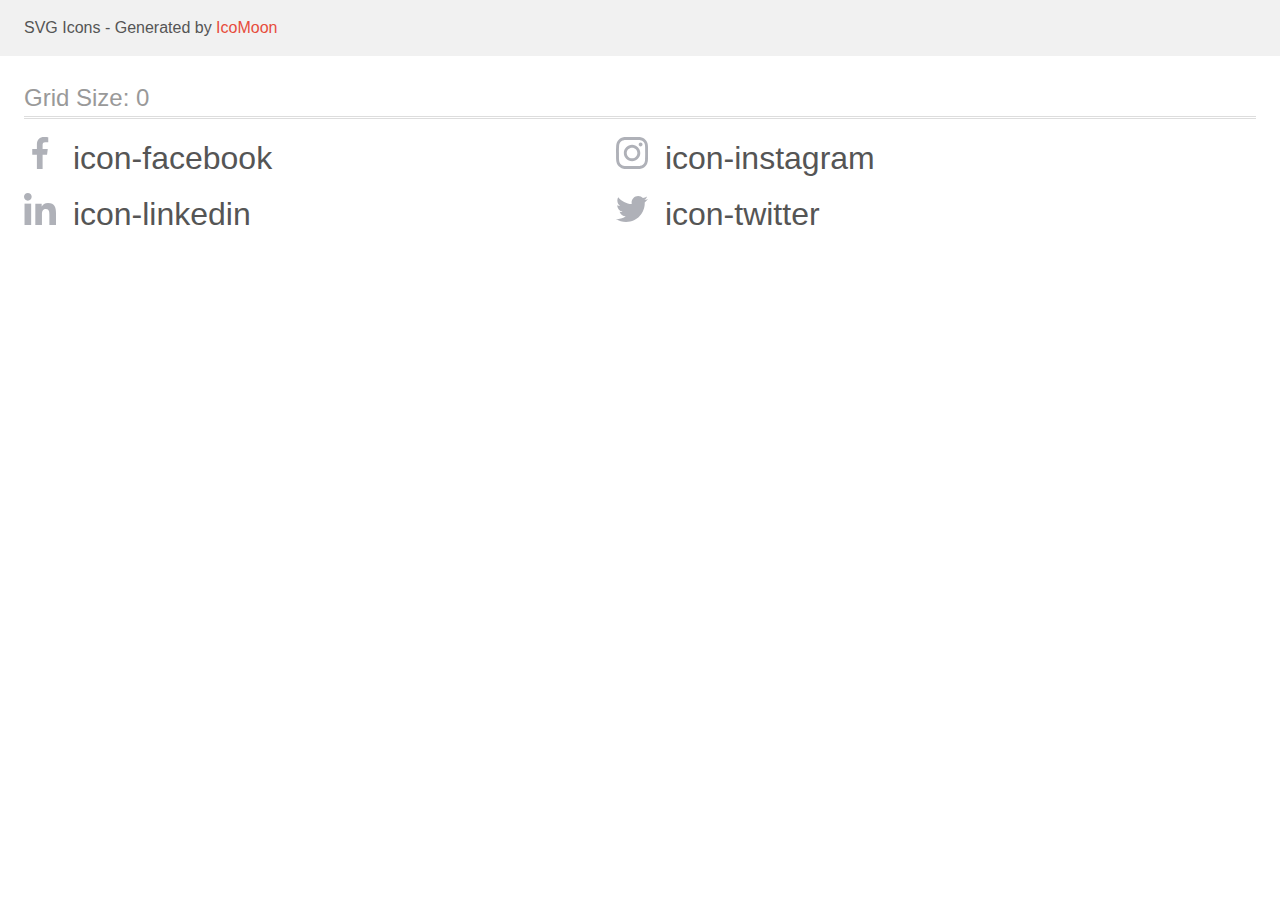
<file: images/social/team-social/icomoon/demo.html>
<!doctype html>
<html>
<head>
    <title>IcoMoon - SVG Icons</title>
    <meta charset="utf-8">
    <meta name="viewport" content="width=device-width, initial-scale=1">
    <link rel="stylesheet" href="demo-files/demo.css">
    <link rel="stylesheet" href="style.css">
</head>
<body>
<svg aria-hidden="true" style="position: absolute; width: 0; height: 0; overflow: hidden;" version="1.1" xmlns="http://www.w3.org/2000/svg" xmlns:xlink="http://www.w3.org/1999/xlink">
<defs>
<symbol id="icon-facebook" viewBox="0 0 32 32">
<path fill="#afb1b8" style="fill: var(--color1, #afb1b8)" d="M21.329 5.313h2.921v-5.088c-0.504-0.069-2.237-0.225-4.256-0.225-4.212 0-7.097 2.649-7.097 7.519v4.481h-4.648v5.688h4.648v14.312h5.699v-14.311h4.46l0.708-5.688h-5.169v-3.919c0.001-1.644 0.444-2.769 2.735-2.769z"></path>
</symbol>
<symbol id="icon-instagram" viewBox="0 0 32 32">
<path fill="#afb1b8" style="fill: var(--color1, #afb1b8)" d="M31.969 9.408c-0.075-1.7-0.35-2.869-0.744-3.882-0.406-1.075-1.032-2.038-1.851-2.838-0.8-0.813-1.769-1.444-2.832-1.844-1.019-0.394-2.182-0.669-3.882-0.744-1.713-0.081-2.257-0.1-6.601-0.1s-4.888 0.019-6.595 0.094c-1.7 0.075-2.869 0.35-3.882 0.744-1.075 0.406-2.038 1.031-2.838 1.85-0.813 0.8-1.444 1.769-1.844 2.832-0.394 1.019-0.669 2.182-0.744 3.882-0.081 1.713-0.1 2.257-0.1 6.601s0.019 4.888 0.094 6.595c0.075 1.7 0.35 2.869 0.744 3.882 0.406 1.075 1.038 2.038 1.85 2.838 0.8 0.813 1.769 1.444 2.832 1.844 1.019 0.394 2.182 0.669 3.882 0.744 1.706 0.075 2.25 0.094 6.595 0.094s4.888-0.019 6.595-0.094c1.7-0.075 2.869-0.35 3.882-0.744 2.151-0.832 3.851-2.532 4.682-4.682 0.394-1.019 0.669-2.182 0.744-3.882 0.075-1.707 0.094-2.251 0.094-6.595s-0.006-4.888-0.081-6.595zM29.087 22.473c-0.069 1.563-0.331 2.407-0.55 2.969-0.538 1.394-1.644 2.5-3.038 3.038-0.563 0.219-1.413 0.481-2.969 0.55-1.688 0.075-2.194 0.094-6.464 0.094s-4.782-0.019-6.464-0.094c-1.563-0.069-2.407-0.331-2.969-0.55-0.694-0.256-1.325-0.663-1.838-1.194-0.531-0.519-0.938-1.144-1.194-1.838-0.219-0.563-0.481-1.413-0.55-2.969-0.075-1.688-0.094-2.194-0.094-6.464s0.019-4.782 0.094-6.464c0.069-1.563 0.331-2.407 0.55-2.969 0.256-0.694 0.663-1.325 1.2-1.838 0.519-0.531 1.144-0.938 1.838-1.194 0.563-0.219 1.413-0.481 2.969-0.55 1.688-0.075 2.194-0.094 6.464-0.094 4.276 0 4.782 0.019 6.464 0.094 1.563 0.069 2.407 0.331 2.969 0.55 0.694 0.256 1.325 0.662 1.838 1.194 0.531 0.519 0.938 1.144 1.194 1.838 0.219 0.563 0.481 1.413 0.55 2.969 0.075 1.688 0.094 2.194 0.094 6.464s-0.019 4.77-0.094 6.458z"></path>
<path fill="#afb1b8" style="fill: var(--color1, #afb1b8)" d="M16.059 7.783c-4.538 0-8.22 3.682-8.22 8.22s3.682 8.22 8.22 8.22c4.539 0 8.22-3.682 8.22-8.22s-3.682-8.22-8.22-8.22zM16.059 21.335c-2.944 0-5.332-2.388-5.332-5.332s2.388-5.332 5.332-5.332c2.944 0 5.332 2.388 5.332 5.332s-2.388 5.332-5.332 5.332z"></path>
<path fill="#afb1b8" style="fill: var(--color1, #afb1b8)" d="M26.524 7.458c0 1.060-0.859 1.919-1.919 1.919s-1.919-0.859-1.919-1.919c0-1.060 0.859-1.919 1.919-1.919s1.919 0.859 1.919 1.919z"></path>
</symbol>
<symbol id="icon-linkedin" viewBox="0 0 32 32">
<path fill="#afb1b8" style="fill: var(--color1, #afb1b8)" d="M31.992 32v-0.001h0.008v-11.736c0-5.741-1.236-10.164-7.948-10.164-3.227 0-5.392 1.771-6.276 3.449h-0.093v-2.913h-6.364v21.364h6.627v-10.579c0-2.785 0.528-5.479 3.977-5.479 3.399 0 3.449 3.179 3.449 5.657v10.401h6.62z"></path>
<path fill="#afb1b8" style="fill: var(--color1, #afb1b8)" d="M0.528 10.636h6.635v21.364h-6.635v-21.364z"></path>
<path fill="#afb1b8" style="fill: var(--color1, #afb1b8)" d="M3.843 0c-2.121 0-3.843 1.721-3.843 3.843s1.721 3.879 3.843 3.879c2.121 0 3.843-1.757 3.843-3.879-0.001-2.121-1.723-3.843-3.843-3.843v0z"></path>
</symbol>
<symbol id="icon-twitter" viewBox="0 0 32 32">
<path fill="#afb1b8" style="fill: var(--color1, #afb1b8)" d="M32 6.078c-1.19 0.522-2.458 0.868-3.78 1.036 1.36-0.812 2.398-2.088 2.886-3.626-1.268 0.756-2.668 1.29-4.16 1.588-1.204-1.282-2.92-2.076-4.792-2.076-3.632 0-6.556 2.948-6.556 6.562 0 0.52 0.044 1.020 0.152 1.496-5.454-0.266-10.28-2.88-13.522-6.862-0.566 0.982-0.898 2.106-0.898 3.316 0 2.272 1.17 4.286 2.914 5.452-1.054-0.020-2.088-0.326-2.964-0.808 0 0.020 0 0.046 0 0.072 0 3.188 2.274 5.836 5.256 6.446-0.534 0.146-1.116 0.216-1.72 0.216-0.42 0-0.844-0.024-1.242-0.112 0.85 2.598 3.262 4.508 6.13 4.57-2.232 1.746-5.066 2.798-8.134 2.798-0.538 0-1.054-0.024-1.57-0.090 2.906 1.874 6.35 2.944 10.064 2.944 12.072 0 18.672-10 18.672-18.668 0-0.29-0.010-0.57-0.024-0.848 1.302-0.924 2.396-2.078 3.288-3.406z"></path>
</symbol>
</defs>
</svg>

<header class="bgc1 clearfix">
<div class="mhl">
    <p>SVG Icons - Generated by <a href="https://icomoon.io/app">IcoMoon</a></p>
</div>
</header>
    <div class="clearfix mhl ptl">
        <h1 class="mvm mtn fgc1">Grid Size: 0</h1>
        <div class="glyph fs1">
            <div class="clearfix pbs">
                <svg class="icon icon-facebook"><use xlink:href="#icon-facebook"></use></svg><span class="name"> icon-facebook</span>
            </div>
        </div>
        <div class="glyph fs1">
            <div class="clearfix pbs">
                <svg class="icon icon-instagram"><use xlink:href="#icon-instagram"></use></svg><span class="name"> icon-instagram</span>
            </div>
        </div>
        <div class="glyph fs1">
            <div class="clearfix pbs">
                <svg class="icon icon-linkedin"><use xlink:href="#icon-linkedin"></use></svg><span class="name"> icon-linkedin</span>
            </div>
        </div>
        <div class="glyph fs1">
            <div class="clearfix pbs">
                <svg class="icon icon-twitter"><use xlink:href="#icon-twitter"></use></svg><span class="name"> icon-twitter</span>
            </div>
        </div>
  </div>
<script defer src="svgxuse.js"></script>
</body>
</html>
</file>
<file: images/logos/icomoon/demo-files/demo.css>
body {
  padding: 0;
  margin: 0;
  font-family: sans-serif;
  font-size: 1em;
  line-height: 1.5;
  color: #555;
  background: #fff;
}
h1 {
  font-size: 1.5em;
  font-weight: normal;
  box-shadow: 0 1px #ddd, 0 2px #fff, 0 3px #ddd;
}
small {
  font-size: .66666667em;
}
a {
  color: #e74c3c;
  text-decoration: none;
}
a:hover, a:focus {
  box-shadow: 0 1px #e74c3c;
}
.bshadow0, input {
  box-shadow: inset 0 -2px #e7e7e7;
}
input:hover {
  box-shadow: inset 0 -2px #ccc;
}
input, fieldset {
  font-size: 1em;
  margin: 0;
  padding: 0;
  border: 0;
}
input {
  color: inherit;
  line-height: 1.5;
  height: 1.5em;
  padding: .25em 0;
}
input:focus {
  outline: none;
  box-shadow: inset 0 -2px #449fdb;
}
.glyph {
  font-size: 16px;
  margin-right: 1.5em;
  float: left;
  width: 17em;
}
svg {
  color: #000;
}
.liga {
  width: 80%;
  width: calc(100% - 2.5em);
}
.talign-right {
  text-align: right;
}
.talign-center {
  text-align: center;
}
.bgc1 {
  background: #f1f1f1;
}
.fgc0 {
  color: #000;
}
.fgc1 {
  color: #999;
}
p {
  margin-top: 1em;
  margin-bottom: 1em;
}
.mvm {
  margin-top: .75em;
  margin-bottom: .75em;
}
.mtn {
  margin-top: 0;
}
.mtl, .mal {
  margin-top: 1.5em;
}
.mbl, .mal {
  margin-bottom: 1.5em;
}
.mal, .mhl {
  margin-left: 1.5em;
  margin-right: 1.5em;
}
.mhmm {
  margin-left: 1em;
  margin-right: 1em;
}
.ptl {
  padding-top: 1.5em;
}
.pbs, .pvs {
  padding-bottom: .25em;
}
.pvs, .pts {
  padding-top: .25em;
}
.unit {
  float: left;
}
.unitRight {
  float: right;
}
.size1of2 {
  width: 50%;
}
.size1of1 {
  width: 100%;
}
.clearfix:before, .clearfix:after {
  content: " ";
  display: table;
}
.clearfix:after {
  clear: both;
}
.hidden-true {
  display: none;
}
.textbox0 {
  width: 3em;
  background: #f1f1f1;
  padding: .25em .5em;
  line-height: 1.5;
  height: 1.5em;
}
.fs0 {
  font-size: 16px;
}
.fs1 {
  font-size: 32px;
}
.name {
  margin-left: .25em;
}
</file>
<file: images/logos/icomoon/style.css>
[class^="logo"], [class*=" logo"] {
  display: inline-block;
  width: 1em;
  height: 1em;
  stroke-width: 0;
  stroke: currentColor;
  fill: currentColor;
}

/* ==========================================
Single-colored icons can be modified like so:
.logoname {
  font-size: 32px;
  color: red;
}
========================================== */

.logologo-1 {
  width: 0.900390625em;
}

.logologo-2 {
  width: 0.76953125em;
}

.logologo-3 {
  width: 0.953125em;
}

.logologo-4 {
  width: 1.8603515625em;
}

.logologo-5 {
  width: 1.2548828125em;
}

.logologo-6 {
  width: 1.9345703125em;
}
</file>
<file: images/social/team-social/icomoon/demo-files/demo.css>
body {
  padding: 0;
  margin: 0;
  font-family: sans-serif;
  font-size: 1em;
  line-height: 1.5;
  color: #555;
  background: #fff;
}
h1 {
  font-size: 1.5em;
  font-weight: normal;
  box-shadow: 0 1px #ddd, 0 2px #fff, 0 3px #ddd;
}
small {
  font-size: .66666667em;
}
a {
  color: #e74c3c;
  text-decoration: none;
}
a:hover, a:focus {
  box-shadow: 0 1px #e74c3c;
}
.bshadow0, input {
  box-shadow: inset 0 -2px #e7e7e7;
}
input:hover {
  box-shadow: inset 0 -2px #ccc;
}
input, fieldset {
  font-size: 1em;
  margin: 0;
  padding: 0;
  border: 0;
}
input {
  color: inherit;
  line-height: 1.5;
  height: 1.5em;
  padding: .25em 0;
}
input:focus {
  outline: none;
  box-shadow: inset 0 -2px #449fdb;
}
.glyph {
  font-size: 16px;
  margin-right: 1.5em;
  float: left;
  width: 17em;
}
svg {
  color: #000;
}
.liga {
  width: 80%;
  width: calc(100% - 2.5em);
}
.talign-right {
  text-align: right;
}
.talign-center {
  text-align: center;
}
.bgc1 {
  background: #f1f1f1;
}
.fgc0 {
  color: #000;
}
.fgc1 {
  color: #999;
}
p {
  margin-top: 1em;
  margin-bottom: 1em;
}
.mvm {
  margin-top: .75em;
  margin-bottom: .75em;
}
.mtn {
  margin-top: 0;
}
.mtl, .mal {
  margin-top: 1.5em;
}
.mbl, .mal {
  margin-bottom: 1.5em;
}
.mal, .mhl {
  margin-left: 1.5em;
  margin-right: 1.5em;
}
.mhmm {
  margin-left: 1em;
  margin-right: 1em;
}
.ptl {
  padding-top: 1.5em;
}
.pbs, .pvs {
  padding-bottom: .25em;
}
.pvs, .pts {
  padding-top: .25em;
}
.unit {
  float: left;
}
.unitRight {
  float: right;
}
.size1of2 {
  width: 50%;
}
.size1of1 {
  width: 100%;
}
.clearfix:before, .clearfix:after {
  content: " ";
  display: table;
}
.clearfix:after {
  clear: both;
}
.hidden-true {
  display: none;
}
.textbox0 {
  width: 3em;
  background: #f1f1f1;
  padding: .25em .5em;
  line-height: 1.5;
  height: 1.5em;
}
.fs0 {
  font-size: 16px;
}
.fs1 {
  font-size: 32px;
}
.name {
  margin-left: .25em;
}
</file>
<file: images/social/team-social/icomoon/style.css>
.icon {
  display: inline-block;
  width: 1em;
  height: 1em;
  stroke-width: 0;
  stroke: currentColor;
  fill: currentColor;
}

/* ==========================================
Single-colored icons can be modified like so:
.icon-name {
  font-size: 32px;
  color: red;
}
========================================== */
</file>
<file: css/mail.min.css>
body{color:#757575;font-family:'Roboto', sans-serif;font-size:14px;line-height:1.2;letter-spacing:0.03em;margin:0;z-index:2;outline:1px solid #2196f3}.list{list-style:none;padding:0;margin:0}.title-reset{margin-top:0;margin-bottom:0}a{text-decoration:none}h1,h2,h3,h4,h5,h6{color:#212121;font-weight:700}.container{margin-left:auto;margin-right:auto;width:100%;padding-left:15px;padding-right:15px}@media screen and (min-width: 480px) and (max-width: 767px){.container{width:450px}}@media screen and (min-width: 768px) and (max-width: 1199px){.container{width:768px}}@media screen and (min-width: 1200px){.container{width:1200px}}.no-padding{padding-top:0;padding-bottom:0}header{margin:0}.page-header{border-bottom:1px solid #ececec}@media screen and (min-width: 480px) and (max-width: 767px){.page-header{min-height:60px}}@media screen and (min-width: 768px) and (max-width: 1199px){.page-header{min-height:80px}}@media screen and (min-width: 1200px){.page-header{position:fixed;height:80px;width:100%;background-color:#fff;top:0;left:0;z-index:1}}.feature-section{border-bottom:1px solid rgba(255,255,255,0.1)}.section{outline:2px solid red;padding:94px 0;margin-right:auto;margin-left:auto}@media screen and (min-width: 480px) and (max-width: 1199px){.section{padding:60px 0}}footer{background-color:#2f303a}.footer-container{padding-top:48px;-webkit-box-align:baseline;-ms-flex-align:baseline;align-items:baseline;margin-bottom:28px;display:-webkit-box;display:-ms-flexbox;display:flex;-ms-flex-wrap:wrap;flex-wrap:wrap;-webkit-box-pack:center;-ms-flex-pack:center;justify-content:center;padding-bottom:60px}@media screen and (min-width: 768px) and (max-width: 1199px){.footer-container{-ms-flex-pack:distribute;justify-content:space-around}}.footer-center,.footer-left{margin-bottom:60px}@media screen and (min-width: 480px) and (max-width: 767px){.footer-center,.footer-left{text-align:center}}@media screen and (min-width: 1200px){.footer-left{margin-right:30px}.footer-right,.footer-center,.footer-left{display:-webkit-box;display:-ms-flexbox;display:flex;-webkit-box-orient:vertical;-webkit-box-direction:normal;-ms-flex-direction:column;flex-direction:column}.footer-center,.footer-left{width:calc((50% - 45px) / 2)}.footer-right{width:calc((100% - 15px) / 2);margin-left:15px;display:inline-block}}.logo{display:block;color:#2196f3;font-family:raleway, sans-serif;font-size:26px;line-height:1.2;white-space:nowrap;text-align:center}.logo-span{color:#212121}.logofooter-cell{color:#fff}.logo-footer{margin-top:0;margin-bottom:20px}@media screen and (min-width: 480px) and (max-width: 1199px){.logo{font-size:24px;line-height:1.17;text-align:center}}@media screen and (min-width: 480px) and (max-width: 767px){.logo-header{padding-top:16px;padding-bottom:16px;text-align:left}}@media screen and (min-width: 768px) and (max-width: 1199px){.logo-header{padding-top:26px;padding-bottom:26px}}@media screen and (min-width: 1200px){.logo{text-align:left}}.main-nav{display:-webkit-box;display:-ms-flexbox;display:flex}.main-nav nav{display:-webkit-box;display:-ms-flexbox;display:flex;-webkit-box-align:center;-ms-flex-align:center;align-items:center}.burger{display:none}.site-nav{display:-webkit-box;display:-ms-flexbox;display:flex;margin-left:85px}.site-nav .menu-link{display:block;padding-top:32px;padding-bottom:32px;color:#212121;letter-spacing:0.02em;font-weight:500;-webkit-transition:color 250ms cubic-bezier(0.4, 0, 0.2, 1);transition:color 250ms cubic-bezier(0.4, 0, 0.2, 1)}.site-nav .menu-link:hover,.site-nav .menu-link:focus{color:#2196f3}.menu-item{position:relative;-webkit-transition:color 250ms cubic-bezier(0.4, 0, 0.2, 1);transition:color 250ms cubic-bezier(0.4, 0, 0.2, 1)}.menu-item+.menu-item{margin-left:50px}.menu-link.current{color:#2196f3;position:relative}.current::after{display:inline-block;content:'';width:100%;height:4px;background:#2196f3;border-radius:2px;position:absolute;-webkit-transform:translateX(-100%);transform:translateX(-100%);bottom:0}@media screen and (min-width: 480px) and (max-width: 767px){.site-nav{display:none}.burger{display:block;width:24px;height:16px;vertical-align:bottom;text-align:right;margin-left:auto;margin-top:22px;margin-bottom:22px;margin-right:23px;border:1px solid transparent;background-color:#fff}.burger-icon{fill:#000}:hover,:focus{cursor:pointer;fill:#2196f3;color:#2196f3;outline:1px solid #2196f3}}@media screen and (min-width: 768px){.humburger{display:none}}@media screen and (min-width: 768px) and (max-width: 1199px){.burger{display:none}}@media screen and (min-width: 1200px){.burger{display:none}}.contact-list{display:-webkit-box;display:-ms-flexbox;display:flex;-ms-flex-wrap:wrap;flex-wrap:wrap;-webkit-box-align:center;-ms-flex-align:center;align-items:center;margin-left:auto}.contact-list .contact-link:hover,.contact-list .contact-link:focus{fill:#2196f3;color:#2196f3}@media screen and (min-width: 480px) and (max-width: 767px){.contact-list{display:none}}@media screen and (min-width: 768px) and (max-width: 1199px){.contact-list{-webkit-box-pack:end;-ms-flex-pack:end;justify-content:flex-end;padding-top:21px;padding-bottom:21px}}.contact-link{display:-webkit-box;display:-ms-flexbox;display:flex;color:#757575;font-weight:500;letter-spacing:0.02em;text-decoration:none;-webkit-transition:color 250ms cubic-bezier(0.4, 0, 0.2, 1);transition:color 250ms cubic-bezier(0.4, 0, 0.2, 1)}@media screen and (min-width: 768px) and (max-width: 1199px){.contact-link{font-size:12px}}@media screen and (min-width: 768px) and (max-width: 1199px){.contact-item:nth-child(1){margin-bottom:10px}}@media screen and (min-width: 1200px){.contact-item:nth-child(2){margin-left:50px}.contact-link{padding-top:12px;padding-bottom:12px}}.contact-link svg{margin-right:10px;fill:currentColor}.hero{text-align:center}.overlay{display:-webkit-box;display:-ms-flexbox;display:flex;-webkit-box-align:center;-ms-flex-align:center;align-items:center;max-width:1600px;height:600px;margin-left:auto;margin-right:auto;background-size:cover;background-repeat:no-repeat;background-position:center;background-image:-webkit-gradient(linear, left top, right top, from(rgba(47,48,58,0.8)), to(rgba(47,48,58,0.8))),url("../images/hero-img-s.jpg");background-image:linear-gradient(to right, rgba(47,48,58,0.8), rgba(47,48,58,0.8)),url("../images/hero-img-s.jpg")}.hero-title{margin-top:0;margin-bottom:30px;color:#fff;font-weight:900;font-size:44px;line-height:1.36;text-align:center;letter-spacing:0.06em;text-transform:uppercase}@media screen and (min-width: 480px) and (max-width: 1199px){.hero-title{font-size:28px;line-height:1.5}}.title-prodacts,.title-feature{margin-top:0;font-weight:700;text-transform:uppercase}@media screen and (min-width: 480px) and (max-width: 1199px){.title-prodacts,.title-feature{font-size:14px;line-height:1.1428;margin-bottom:10px}}@media screen and (min-width: 480px) and (max-width: 767px){.title-feature{text-align:center}}.feature-text{margin-top:0;margin-bottom:0;line-height:1.71}.title-section{margin:0;margin-bottom:50px;font-size:36px;line-height:1.16;text-align:center}@media screen and (min-width: 480px) and (max-width: 1199px){.title-section{font-size:28px;line-height:1.1785;margin-bottom:30px}}.title-products{width:100%;padding-top:27px;padding-bottom:27px;position:absolute;bottom:0;color:#fff;background-color:rgba(47,48,58,0.8);text-transform:uppercase;text-align:center;font-size:14px;line-height:1.15}.footer-title{color:#fff;font-weight:700;text-transform:uppercase;text-align:center;margin-bottom:20px}@media screen and (min-width: 1200px){.footer-title{text-align:left}}.button{display:inline-block;border-radius:4px;border:1px solid transparent;padding:10px 32px;color:#212121;background-color:#f5f4fa;font-family:inherit;font-weight:500;font-size:16px;line-height:1.62;text-align:center}.button:hover,.button:focus{color:#fff;background-color:#2196f3}.button.hero{background-color:#2196f3;color:#fff;font-weight:700;line-height:1.87;letter-spacing:0.06em}.button.primary{background-color:#2196f3;color:#212121}.button.secondary{margin-right:8px;padding:6px 22px;border-radius:4px;background-color:#f5f4fa;color:#212121;font-weight:500;line-height:1.62;text-align:center;-webkit-transition:background-color 250ms cubic-bezier(0.4, 0, 0.2, 1);transition:background-color 250ms cubic-bezier(0.4, 0, 0.2, 1)}.button.secondary:nth-child(5n){margin-right:0}.button.secondary:hover,.button.secondary:focus{background-color:#2196f3;color:#fff;-webkit-transition:background-color 250ms cubic-bezier(0.4, 0, 0.2, 1);transition:background-color 250ms cubic-bezier(0.4, 0, 0.2, 1)}.button.submit{display:-webkit-inline-box;display:-ms-inline-flexbox;display:inline-flex;margin-left:12px;padding:10px 28px;width:200px;-webkit-box-align:center;-ms-flex-align:center;align-items:center;background-color:#2196f3;color:#fff;font-weight:700;line-height:1.87;letter-spacing:0.06em;caret-color:red;margin-top:20px;-webkit-box-pack:center;-ms-flex-pack:center;justify-content:center}@media screen and (min-width: 1200px){.button.submit{margin-top:0}}.button.submit::after{margin-left:10px;width:24px;height:24px;background-image:url("../images/icon-send.svg");background-repeat:no-repeat;content:''}.button.modal-btn{display:block;padding:10px 55px;margin-left:auto;margin-right:auto;margin-top:30px;background-color:#2196f3;color:#fff;font-weight:700;line-height:1.87;cursor:pointer}.visually-hidden{position:absolute !important;clip:rect(1px 1px 1px 1px);clip:rect(1px, 1px, 1px, 1px);padding:0 !important;border:0 !important;height:1px !important;width:1px !important;overflow:hidden}.is-hidden-temp{opacity:0;pointer-events:none;-webkit-transition:-webkit-transform 2s cubic-bezier(0.4, 0, 0.2, 1);transition:-webkit-transform 2s cubic-bezier(0.4, 0, 0.2, 1);transition:transform 2s cubic-bezier(0.4, 0, 0.2, 1);transition:transform 2s cubic-bezier(0.4, 0, 0.2, 1), -webkit-transform 2s cubic-bezier(0.4, 0, 0.2, 1)}.is-hidden-temp .modal{-webkit-transform:scale(0);transform:scale(0)}.feature-list{display:-webkit-box;display:-ms-flexbox;display:flex;-ms-flex-wrap:wrap;flex-wrap:wrap;-webkit-box-pack:center;-ms-flex-pack:center;justify-content:center;padding-left:0;outline:1px solid blue}@media screen and (min-width: 480px) and (max-width: 767px){.feature-list{-webkit-box-pack:center;-ms-flex-pack:center;justify-content:center;width:420px}}@media screen and (min-width: 480px) and (max-width: 767px){.feature-item{margin-bottom:30px;margin-right:0;width:450px}}@media screen and (min-width: 768px) and (max-width: 1199px){.feature-item{margin-bottom:30px;margin-right:0;width:354px}}@media screen and (min-width: 1200px){.feature-item{width:270px;margin-right:30px}}@media screen and (min-width: 768px) and (max-width: 1199px){.feature-item:nth-child(2n+1){margin-right:30px}}@media screen and (min-width: 1200px){.feature-item:not:last-child{margin-right:30px}}.feature-list>.feature-item::before{margin-bottom:30px;display:block;content:'';height:120px;background-color:#f5f4fa;border-radius:4px;background-repeat:no-repeat;background-position:center}.feature-img{margin-bottom:30px}.icon-antenna-1::before{background-image:url(../images/feature-1.svg)}.icon-clock-1::before{background-image:url(../images/feature-2.svg)}.icon-diagram-1::before{background-image:url(../images/feature-3.svg)}.icon-astronaut-1::before{background-image:url(../images/feature-4.svg)}.feature-item:nth-child(4n){margin-right:0}.our-products{display:-webkit-box;display:-ms-flexbox;display:flex;-ms-flex-wrap:wrap;flex-wrap:wrap;-webkit-box-pack:center;-ms-flex-pack:center;justify-content:center}.our-products .item{max-width:370px;width:100%;border-right-color:tomato;outline:red;margin-right:30px}.our-products .item:nth-child(3n){margin-right:0}.products-img{display:block}.products-position{position:relative}@media screen and (min-width: 480px) and (max-width: 1199px){.section-products{display:none}}.team-list{display:-webkit-box;display:-ms-flexbox;display:flex;-ms-flex-wrap:wrap;flex-wrap:wrap;-webkit-box-pack:center;-ms-flex-pack:center;justify-content:center}.member{background-color:#fff;text-align:center;-webkit-box-shadow:0 4px 4px rgba(0,0,0,0.25);box-shadow:0 4px 4px rgba(0,0,0,0.25)}@media screen and (min-width: 480px) and (max-width: 767px){.member{width:450px;margin-bottom:30px}}@media screen and (min-width: 768px) and (max-width: 1199px){.member{width:354px;margin-right:30px}}@media screen and (min-width: 1200px){.member{width:270px;margin-right:30px}}@media screen and (min-width: 480px) and (max-width: 767px){.member:last-child{margin-bottom:0}}@media screen and (min-width: 1200px){.member:nth-child(4n){margin-right:0}}@media screen and (min-width: 768px) and (max-width: 1199px){.member:nth-child(-n+2){margin-bottom:30px}}@media screen and (min-width: 768px) and (max-width: 1199px){.member:nth-child(2n){margin-right:0}}.team{background-color:#f5f4fa}.team img{margin:0;width:100%}.team-content{padding:30px 32px 24px}.team-member{margin-bottom:10px}.team-member h3{margin-top:0;margin-bottom:10px;font-weight:500;font-size:16px;line-height:1.19}.team-text{margin-bottom:16px;font-size:16px;line-height:1.19}.footer-center .social-link{background-color:rgba(255,255,255,0.1)}.footer-center .social-link:hover,.footer-center .social-link:focus{background-color:#2196f3}.team-social{padding:0;border:none;fill:#2196f3}.social-list{display:-webkit-box;display:-ms-flexbox;display:flex;-ms-flex-wrap:wrap;flex-wrap:wrap;-webkit-box-pack:center;-ms-flex-pack:center;justify-content:center}@media screen and (min-width: 1200px){.social-list{-webkit-box-pack:start;-ms-flex-pack:start;justify-content:start}}.social-item:not(:last-child){margin-right:10px}.social-link:hover,.social-link:focus{background-color:#2196f3;fill:#fff;-webkit-transition:fill 250ms cubic-bezier(0.4, 0, 0.2, 1);transition:fill 250ms cubic-bezier(0.4, 0, 0.2, 1);-webkit-transition:background-color 250ms cubic-bezier(0.4, 0, 0.2, 1);transition:background-color 250ms cubic-bezier(0.4, 0, 0.2, 1)}.social-link:hover .social-icon{fill:#fff}.social-link{display:-webkit-box;display:-ms-flexbox;display:flex;-webkit-box-pack:center;-ms-flex-pack:center;justify-content:center;-webkit-box-align:center;-ms-flex-align:center;align-items:center;border-radius:50%;width:44px;height:44px;-webkit-transition:background-color 250ms cubic-bezier(0.4, 0, 0.2, 1);transition:background-color 250ms cubic-bezier(0.4, 0, 0.2, 1);-webkit-transition:fill 250ms cubic-bezier(0.4, 0, 0.2, 1);transition:fill 250ms cubic-bezier(0.4, 0, 0.2, 1)}.social-icon{display:block;fill:#afb1b8;width:20px;height:20px}.social-icon:hover{fill:#fff}.logo-list{display:-webkit-box;display:-ms-flexbox;display:flex;-ms-flex-wrap:wrap;flex-wrap:wrap;-webkit-box-pack:center;-ms-flex-pack:center;justify-content:center}@media screen and (min-width: 480px) and (max-width: 767px){.logo-list{width:450px}}@media screen and (min-width: 480px) and (max-width: 767px){.logo-item{width:210px;margin-bottom:30px}}@media screen and (min-width: 768px) and (max-width: 1199px){.logo-item{width:226px;margin-right:30px}}@media screen and (min-width: 1200px){.logo-item{width:170px}}@media screen and (min-width: 1200px){.logo-item:not(:last-child){margin-right:30px}}@media screen and (min-width: 768px) and (max-width: 1199px){.logo-item:nth-child(3n){margin-right:0}}@media screen and (min-width: 768px) and (max-width: 1199px){.logo-item:nth-child(-n+3){margin-bottom:30px}}@media screen and (min-width: 480px) and (max-width: 767px){.logo-item:nth-child(odd){margin-right:20px}}@media screen and (min-width: 480px) and (max-width: 767px){.logo-item:nth-last-child(-n+2){margin-bottom:0}}.logo-link{display:block;width:100%;height:90px;border-radius:4px;border:1px solid currentColor;padding:20px 40px;color:#afb1b8;-webkit-transition:color 250ms cubic-bezier(0.4, 0, 0.2, 1);transition:color 250ms cubic-bezier(0.4, 0, 0.2, 1)}.logo-link:hover{color:#2196f3}.logo-svg{display:block;-webkit-box-align:center;-ms-flex-align:center;align-items:center;fill:currentColor;margin:auto}.address{color:#fff;font-style:normal;line-height:1.71;margin:0}.footer-address-item:not(:last-child){margin-bottom:9px}.footer-contact{color:rgba(255,255,255,0.6);line-height:1.71;font-style:normal}.footer-contact:hover,.footer-contact:focus{color:#2196f3;-webkit-transition:color 250ms cubic-bezier(0.4, 0, 0.2, 1);transition:color 250ms cubic-bezier(0.4, 0, 0.2, 1)}.footer-address-list{text-align:center}@media screen and (min-width: 1200px){.footer-address-list{text-align:left}}.form-footer{display:inline-block;-ms-flex-wrap:wrap;flex-wrap:wrap;-webkit-box-orient:vertical;-webkit-box-direction:normal;-ms-flex-direction:column;flex-direction:column}.footer-input{padding:12px 18px;max-width:450px;min-height:50px;border:1px solid rgba(255,255,255,0.3);-webkit-box-shadow:0 4px 4px rgba(0,0,0,0.15);box-shadow:0 4px 4px rgba(0,0,0,0.15);border-radius:4px;background-color:#2f303a;display:block;text-align:center}@media screen and (min-width: 468px) and (max-width: 1199px){.footer-input{width:450px}}@media screen and (min-width: 1200px){.footer-input{width:358px}}.footer-input::-webkit-input-placeholder{text-align:left}.footer-input:-ms-input-placeholder{text-align:left}.footer-input::-ms-input-placeholder{text-align:left}.footer-input::placeholder{text-align:left}.backdrop{position:fixed;width:100%;height:100%;top:0;left:0;background:rgba(0,0,0,0.2);z-index:4;-webkit-transition:opacity 250ms cubic-bezier(0.4, 0, 0.2, 1);transition:opacity 250ms cubic-bezier(0.4, 0, 0.2, 1)}.modal{position:absolute;margin-left:auto;margin-right:auto;margin-top:auto;margin-bottom:auto;padding:40px;width:100%;max-width:528px;height:auto;left:50%;top:50%;-webkit-transform:translate(-50%, -50%) scale(1);transform:translate(-50%, -50%) scale(1);font-size:20px;line-height:1.15;letter-spacing:0.03em;font-weight:bold;text-align:center;color:#212121;background:#ffffff;-webkit-box-shadow:0px 2px 1px rgba(0,0,0,0.2),0px 1px 1px rgba(0,0,0,0.14),0px 1px 3px rgba(0,0,0,0.12);box-shadow:0px 2px 1px rgba(0,0,0,0.2),0px 1px 1px rgba(0,0,0,0.14),0px 1px 3px rgba(0,0,0,0.12);border-radius:4px;-webkit-transition:-webkit-transform 250ms ease-in-out;transition:-webkit-transform 250ms ease-in-out;transition:transform 250ms ease-in-out;transition:transform 250ms ease-in-out, -webkit-transform 250ms ease-in-out}.modal-title{margin-bottom:30px}.form-modal{max-width:448px;font-family:Roboto, sans-serif}.close{position:absolute;top:8px;right:8px;width:30px;height:30px;border-radius:50%;border:1px solid rgba(0,0,0,0.1);background-color:#fff;fill:black}.close:hover,.close:focus{fill:#2196f3;background-color:#fff}.form-field{position:relative;margin-bottom:28px}.form-field:nth-child(4){margin-bottom:20px}.form-label{position:absolute;top:50%;left:42px;-webkit-transform:translateY(-50%);transform:translateY(-50%);font-weight:normal;font-size:14px;line-height:1.1429;letter-spacing:0.01em;color:#757575;-webkit-transition:-webkit-transform 25ms linear;transition:-webkit-transform 25ms linear;transition:transform 25ms linear;transition:transform 25ms linear, -webkit-transform 25ms linear}.form-input{padding:12px 18px 12px 42px;width:100%;height:40px;font:inherit;border:1px solid rgba(33,33,33,0.2);border-radius:4px;font-weight:normal;font-size:14px;line-height:1.1429;letter-spacing:0.01em}.form-input:focus+.form-label,.form-input:not(:placeholder-shown)+.form-label{-webkit-transform:translate(-30px, -40px);transform:translate(-30px, -40px);color:#2196f3;font-size:12px;line-height:1.16666;-webkit-transition:250ms cubic-bezier(0.4, 0, 0.2, 1);transition:250ms cubic-bezier(0.4, 0, 0.2, 1)}.form-input:focus ~ .form-icon,.form-input:not(:placeholder-shown) ~ .form-icon{fill:#2196f3;-webkit-transition:250ms cubic-bezier(0.4, 0, 0.2, 1);transition:250ms cubic-bezier(0.4, 0, 0.2, 1)}.form-input:focus{border:1px solid #2196F3;border-radius:4px}.form-icon{position:absolute;top:50%;left:16px;-webkit-transform:translateY(-50%);transform:translateY(-50%);fill:#212121}.form-textarea{padding:12px 18px;width:448px;height:120px;border:1px solid rgba(33,33,33,0.2);border-radius:4px;font-weight:normal;font-size:14px;line-height:1.1429;letter-spacing:0.01em}.check{position:relative;border-radius:4px;margin-right:auto;font-weight:normal;font-size:14px;line-height:1.71;letter-spacing:0.03em;text-align:left;padding-left:42px;color:#757575}.check-input{position:absolute;width:1px;height:1px;overflow:hidden;clip:rect(0 0 0 0)}.check-input:checked+.check-box{background-color:#2196f3;background-image:url(../images/form/check.svg);border:2px solid #2196f3;border-radius:2px}.check-input:focus+.check-box{border:2px solid #2196f3;border-radius:2px}.check-input:checked:focus+.check-box{background-color:#2196f3;background-image:url(../images/form/check.svg);border:2px solid #2196f3;border-radius:2px}.check-box{position:absolute;width:16px;height:15px;border:2px solid #212121;border-radius:2px;left:17.5px;top:1px}.check-link{color:#2196f3;cursor:pointer;text-decoration:underline}.cover-hover{position:relative;overflow:hidden}.section.portfolio{border-top:1px solid #ececec}.filters{margin-bottom:50px;display:-webkit-box;display:-ms-flexbox;display:flex;-webkit-box-pack:center;-ms-flex-pack:center;justify-content:center}.cart-content{padding:20px 24px;border-left:1px solid #eee;border-right:1px solid #eee;border-bottom:1px solid #eee}.filter-button:hover,.filter-button:focus{cursor:pointer;-webkit-box-shadow:0px 2px 2px rgba(0,0,0,0.12),0px 1px 2px rgba(0,0,0,0.08),0px 3px 1px rgba(0,0,0,0.1);box-shadow:0px 2px 2px rgba(0,0,0,0.12),0px 1px 2px rgba(0,0,0,0.08),0px 3px 1px rgba(0,0,0,0.1)}.cover-text{width:100%;height:100%;padding:63px 24px;position:absolute;bottom:0;opacity:0;-webkit-transform:translateY(100%);transform:translateY(100%);-webkit-transition:-webkit-transform 250ms cubic-bezier(0.4, 0, 0.2, 1);transition:-webkit-transform 250ms cubic-bezier(0.4, 0, 0.2, 1);transition:transform 250ms cubic-bezier(0.4, 0, 0.2, 1);transition:transform 250ms cubic-bezier(0.4, 0, 0.2, 1), -webkit-transform 250ms cubic-bezier(0.4, 0, 0.2, 1);background-color:rgba(33,150,243,0.9);color:#fff;font-size:18px;line-height:1.56}.project-link:hover .cover-text{padding:63px 24px;position:absolute;bottom:0;-webkit-transform:translateY(0);transform:translateY(0);opacity:1;-webkit-transition:opacity 250ms cubic-bezier(0.4, 0, 0.2, 1);transition:opacity 250ms cubic-bezier(0.4, 0, 0.2, 1);-webkit-transition:-webkit-transform 250ms cubic-bezier(0.4, 0, 0.2, 1);transition:-webkit-transform 250ms cubic-bezier(0.4, 0, 0.2, 1);transition:transform 250ms cubic-bezier(0.4, 0, 0.2, 1);transition:transform 250ms cubic-bezier(0.4, 0, 0.2, 1), -webkit-transform 250ms cubic-bezier(0.4, 0, 0.2, 1);background-color:rgba(33,150,243,0.9);color:#fff;font-size:18px;line-height:1.56}.client-img,.project-img{display:block}.project-title{margin-bottom:4px;font-size:18px;line-height:2;letter-spacing:0.06em}.project-group{color:#757575;font-size:16px;line-height:1.87}.portfolio-list{display:-webkit-box;display:-ms-flexbox;display:flex;-ms-flex-wrap:wrap;flex-wrap:wrap}.portfolio-list .item{width:calc((100% - 60px) / 3);margin-right:30px;margin-bottom:30px}.portfolio-list .item:nth-child(3n){margin-right:0}.portfolio-list .item:nth-last-child(-n+3){margin-bottom:0}.portfolio-list .item:hover,.portfolio-list .item:focus{-webkit-box-shadow:1px 4px 6px rgba(0,0,0,0.16),0px 4px 4px rgba(0,0,0,0.06),0px 1px 1px rgba(0,0,0,0.12);box-shadow:1px 4px 6px rgba(0,0,0,0.16),0px 4px 4px rgba(0,0,0,0.06),0px 1px 1px rgba(0,0,0,0.12)}
/*# sourceMappingURL=mail.min.css.map */
</file>
